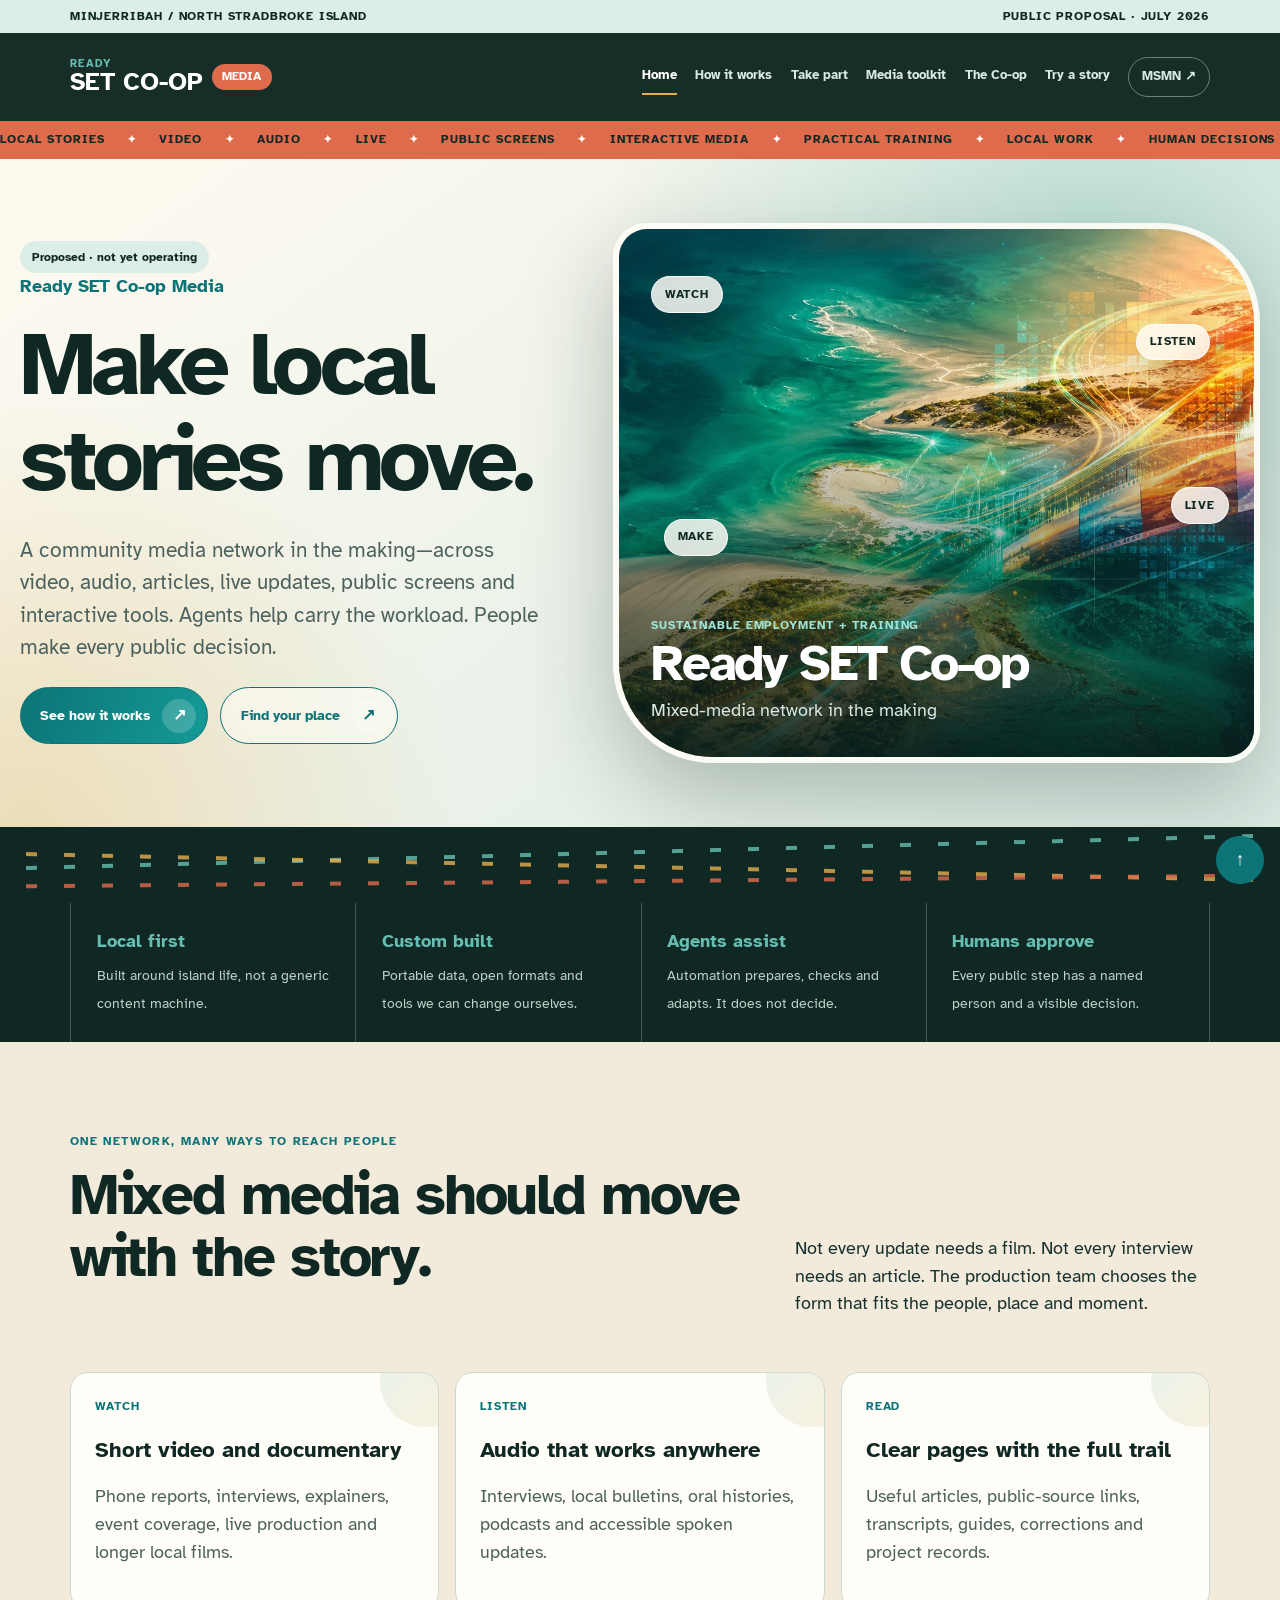
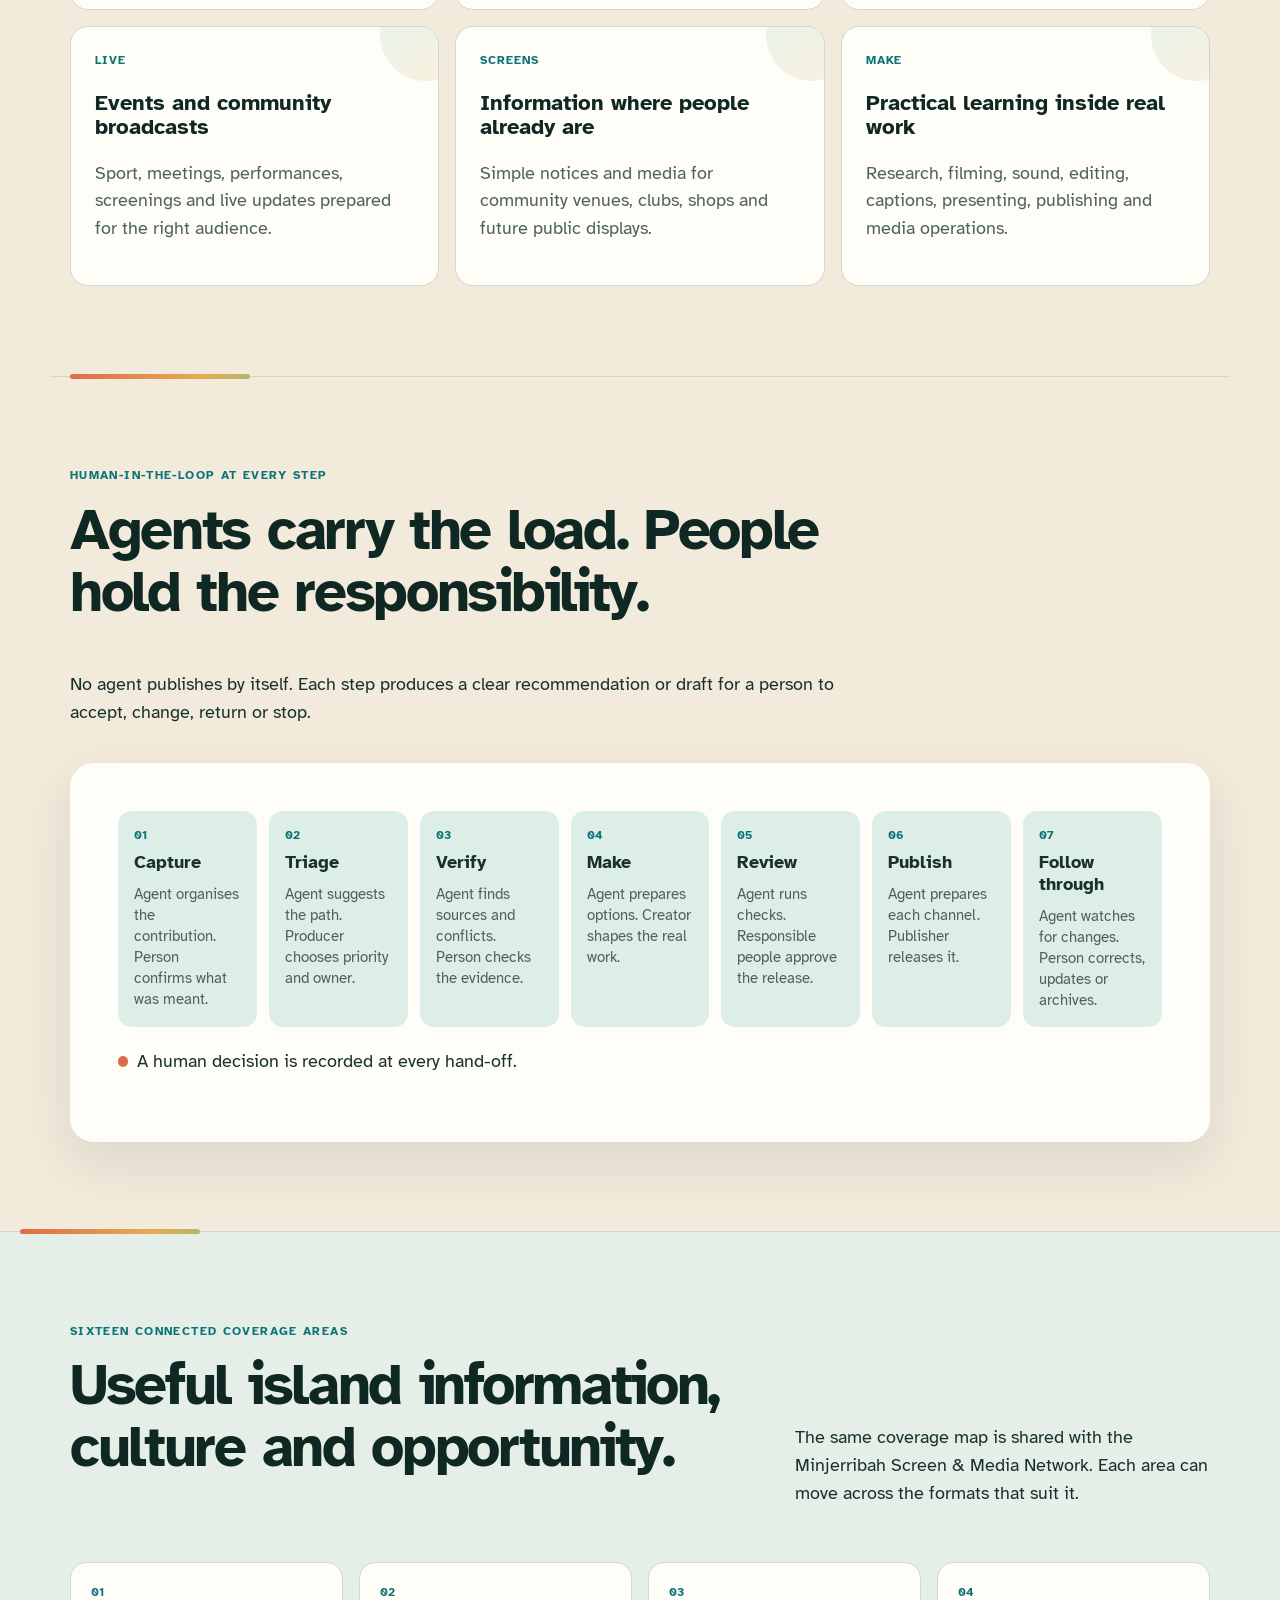
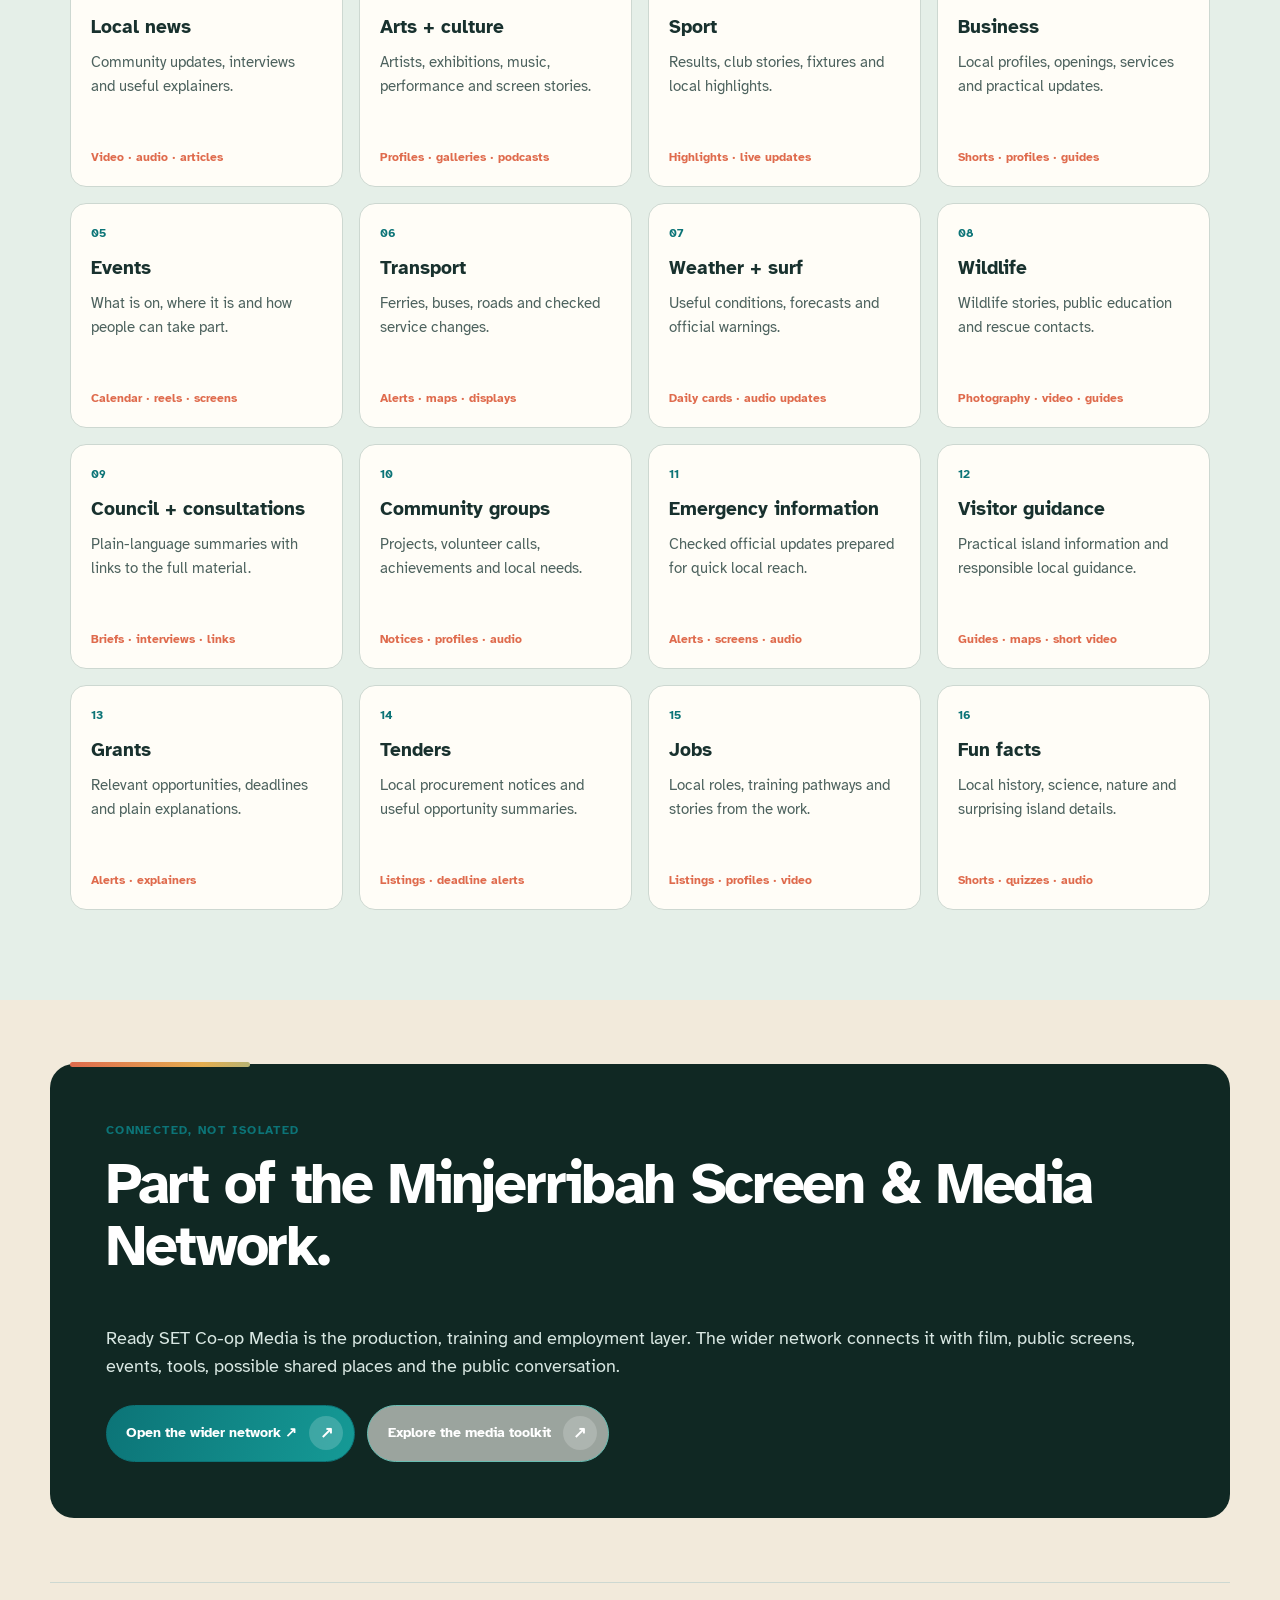
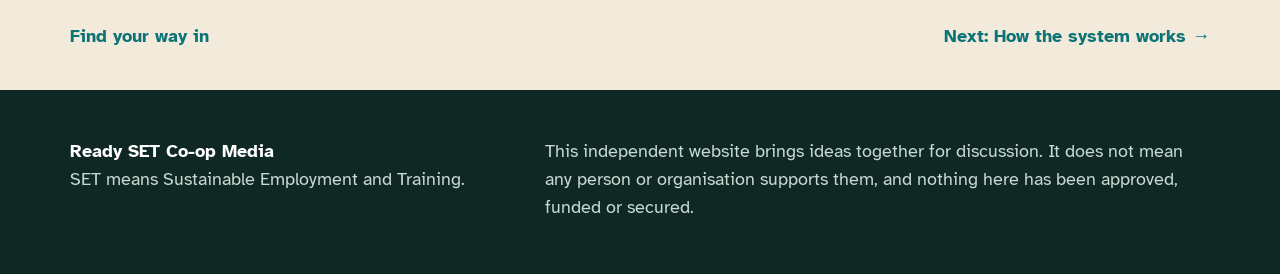
<file: index.html>
<!doctype html>
<html lang="en-AU">
  <head>
    <meta charset="utf-8">
    <meta name="viewport" content="width=device-width, initial-scale=1">
    <meta name="description" content="Ready SET Co-op Media is a proposal for a local-first, mixed-media production network with human-led agentic automation on Minjerribah / North Stradbroke Island.">
    <meta property="og:title" content="Ready SET Co-op Media">
    <meta property="og:description" content="Local stories, mixed media and practical skills—made with people, supported by agents and approved by humans.">
    <meta property="og:type" content="website">
    <meta property="og:url" content="https://auraofintelligence.github.io/ready-set-co-op-hyperlocal-media/">
    <meta property="og:image" content="https://auraofintelligence.github.io/ready-set-co-op-hyperlocal-media/assets/ready-set-co-op-social.jpg">
    <meta property="og:image:alt" content="Ready SET Co-op Media — Make local stories move">
    <meta property="og:image:width" content="1728">
    <meta property="og:image:height" content="910">
    <meta name="twitter:card" content="summary_large_image">
    <title>Ready SET Co-op Media | Local-first mixed media</title>
    <link rel="preconnect" href="https://fonts.googleapis.com">
    <link rel="preconnect" href="https://fonts.gstatic.com" crossorigin>
    <link href="https://fonts.googleapis.com/css2?family=Atkinson+Hyperlegible:wght@400;700&display=swap" rel="stylesheet">
    <link rel="stylesheet" href="styles.css?v=20260724-6">
    <link rel="icon" href="assets/favicon.ico" sizes="any">
  </head>
  <body id="top">
    <a class="skip-link" href="#main">Skip to the main content</a>
    <header class="site-header">
      <div class="edition-bar"><span>Minjerribah / North Stradbroke Island</span><span>Public proposal · July 2026</span></div>
      <nav class="nav" aria-label="Main navigation">
        <a class="brand-mark" href="index.html" aria-label="Ready SET Co-op Media home"><span>READY</span><strong>SET CO-OP</strong><em>MEDIA</em></a>
        <div class="nav-links">
          <a aria-current="page" href="index.html">Home</a>
          <a href="hyperlocal-media.html">How it works</a>
          <a href="onboarding.html">Take part</a>
          <a href="connections.html">Media toolkit</a>
          <a href="ready-set-co-op.html">The Co-op</a>
          <a href="demo.html">Try a story</a>
          <a class="nav-external" href="https://auraofintelligence.github.io/minjerribah-screen-media-network/" target="_blank" rel="noopener noreferrer">MSMN ↗</a>
        </div>
      </nav>
    </header>

    <div class="signal-ticker" aria-label="Ready SET Co-op Media formats and opportunities">
      <div class="ticker-track">
        <span>Local stories</span><span>Video</span><span>Audio</span><span>Live</span><span>Public screens</span><span>Interactive media</span><span>Practical training</span><span>Local work</span><span>Human decisions</span>
        <span aria-hidden="true">Local stories</span><span aria-hidden="true">Video</span><span aria-hidden="true">Audio</span><span aria-hidden="true">Live</span><span aria-hidden="true">Public screens</span><span aria-hidden="true">Interactive media</span><span aria-hidden="true">Practical training</span><span aria-hidden="true">Local work</span><span aria-hidden="true">Human decisions</span>
      </div>
    </div>

    <main id="main">
      <section class="island-hero">
        <div class="island-hero-inner">
          <div class="hero-copy">
            <span class="status-pill">Proposed · not yet operating</span>
            <p class="hero-kicker">Ready SET Co-op Media</p>
            <h1>Make local stories move.</h1>
            <p class="hero-lede">A community media network in the making—across video, audio, articles, live updates, public screens and interactive tools. Agents help carry the workload. People make every public decision.</p>
            <div class="button-row">
              <a class="button primary" href="hyperlocal-media.html">See how it works</a>
              <a class="button secondary" href="onboarding.html">Find your place</a>
            </div>
          </div>
          <div class="hero-visual">
            <img src="assets/ready-set-co-op-signal-coast.webp" alt="Abstract coastal media landscape with waves, film frames, sound and light signals">
            <div class="visual-brand">
              <small>Sustainable Employment + Training</small>
              <strong>Ready SET Co-op</strong>
              <span>Mixed-media network in the making</span>
            </div>
            <span class="media-chip chip-watch">Watch</span>
            <span class="media-chip chip-listen">Listen</span>
            <span class="media-chip chip-live">Live</span>
            <span class="media-chip chip-make">Make</span>
          </div>
        </div>
      </section>

      <div class="signal-divider" aria-hidden="true"><span></span><span></span><span></span></div>

      <section class="principle-strip" aria-label="System principles">
        <div class="principle-grid">
          <article><strong>Local first</strong><span>Built around island life, not a generic content machine.</span></article>
          <article><strong>Custom built</strong><span>Portable data, open formats and tools we can change ourselves.</span></article>
          <article><strong>Agents assist</strong><span>Automation prepares, checks and adapts. It does not decide.</span></article>
          <article><strong>Humans approve</strong><span>Every public step has a named person and a visible decision.</span></article>
        </div>
      </section>

      <section class="section" aria-labelledby="formats-title">
        <div class="section-heading split-heading">
          <div>
            <p class="eyebrow">One network, many ways to reach people</p>
            <h2 id="formats-title">Mixed media should move with the story.</h2>
          </div>
          <p>Not every update needs a film. Not every interview needs an article. The production team chooses the form that fits the people, place and moment.</p>
        </div>
        <div class="format-grid">
          <article class="format-card"><span>Watch</span><h3>Short video and documentary</h3><p>Phone reports, interviews, explainers, event coverage, live production and longer local films.</p></article>
          <article class="format-card"><span>Listen</span><h3>Audio that works anywhere</h3><p>Interviews, local bulletins, oral histories, podcasts and accessible spoken updates.</p></article>
          <article class="format-card"><span>Read</span><h3>Clear pages with the full trail</h3><p>Useful articles, public-source links, transcripts, guides, corrections and project records.</p></article>
          <article class="format-card"><span>Live</span><h3>Events and community broadcasts</h3><p>Sport, meetings, performances, screenings and live updates prepared for the right audience.</p></article>
          <article class="format-card"><span>Screens</span><h3>Information where people already are</h3><p>Simple notices and media for community venues, clubs, shops and future public displays.</p></article>
          <article class="format-card"><span>Make</span><h3>Practical learning inside real work</h3><p>Research, filming, sound, editing, captions, presenting, publishing and media operations.</p></article>
        </div>
      </section>

      <section class="section" aria-labelledby="loop-title">
        <div class="section-heading">
          <p class="eyebrow">Human-in-the-loop at every step</p>
          <h2 id="loop-title">Agents carry the load. People hold the responsibility.</h2>
          <p>No agent publishes by itself. Each step produces a clear recommendation or draft for a person to accept, change, return or stop.</p>
        </div>
        <div class="human-loop">
          <div class="loop-track">
            <article class="loop-step"><span>01</span><strong>Capture</strong><small>Agent organises the contribution. Person confirms what was meant.</small></article>
            <article class="loop-step"><span>02</span><strong>Triage</strong><small>Agent suggests the path. Producer chooses priority and owner.</small></article>
            <article class="loop-step"><span>03</span><strong>Verify</strong><small>Agent finds sources and conflicts. Person checks the evidence.</small></article>
            <article class="loop-step"><span>04</span><strong>Make</strong><small>Agent prepares options. Creator shapes the real work.</small></article>
            <article class="loop-step"><span>05</span><strong>Review</strong><small>Agent runs checks. Responsible people approve the release.</small></article>
            <article class="loop-step"><span>06</span><strong>Publish</strong><small>Agent prepares each channel. Publisher releases it.</small></article>
            <article class="loop-step"><span>07</span><strong>Follow through</strong><small>Agent watches for changes. Person corrects, updates or archives.</small></article>
          </div>
          <p class="human-key">A human decision is recorded at every hand-off.</p>
        </div>
      </section>

      <section class="section desk-sections" aria-labelledby="coverage-title">
        <div class="section-heading split-heading">
          <div>
            <p class="eyebrow">Sixteen connected coverage areas</p>
            <h2 id="coverage-title">Useful island information, culture and opportunity.</h2>
          </div>
          <p>The same coverage map is shared with the Minjerribah Screen &amp; Media Network. Each area can move across the formats that suit it.</p>
        </div>
        <div class="desk-grid">
          <article><span>01</span><strong>Local news</strong><p>Community updates, interviews and useful explainers.</p><em>Video · audio · articles</em></article>
          <article><span>02</span><strong>Arts + culture</strong><p>Artists, exhibitions, music, performance and screen stories.</p><em>Profiles · galleries · podcasts</em></article>
          <article><span>03</span><strong>Sport</strong><p>Results, club stories, fixtures and local highlights.</p><em>Highlights · live updates</em></article>
          <article><span>04</span><strong>Business</strong><p>Local profiles, openings, services and practical updates.</p><em>Shorts · profiles · guides</em></article>
          <article><span>05</span><strong>Events</strong><p>What is on, where it is and how people can take part.</p><em>Calendar · reels · screens</em></article>
          <article><span>06</span><strong>Transport</strong><p>Ferries, buses, roads and checked service changes.</p><em>Alerts · maps · displays</em></article>
          <article><span>07</span><strong>Weather + surf</strong><p>Useful conditions, forecasts and official warnings.</p><em>Daily cards · audio updates</em></article>
          <article><span>08</span><strong>Wildlife</strong><p>Wildlife stories, public education and rescue contacts.</p><em>Photography · video · guides</em></article>
          <article><span>09</span><strong>Council + consultations</strong><p>Plain-language summaries with links to the full material.</p><em>Briefs · interviews · links</em></article>
          <article><span>10</span><strong>Community groups</strong><p>Projects, volunteer calls, achievements and local needs.</p><em>Notices · profiles · audio</em></article>
          <article><span>11</span><strong>Emergency information</strong><p>Checked official updates prepared for quick local reach.</p><em>Alerts · screens · audio</em></article>
          <article><span>12</span><strong>Visitor guidance</strong><p>Practical island information and responsible local guidance.</p><em>Guides · maps · short video</em></article>
          <article><span>13</span><strong>Grants</strong><p>Relevant opportunities, deadlines and plain explanations.</p><em>Alerts · explainers</em></article>
          <article><span>14</span><strong>Tenders</strong><p>Local procurement notices and useful opportunity summaries.</p><em>Listings · deadline alerts</em></article>
          <article><span>15</span><strong>Jobs</strong><p>Local roles, training pathways and stories from the work.</p><em>Listings · profiles · video</em></article>
          <article><span>16</span><strong>Fun facts</strong><p>Local history, science, nature and surprising island details.</p><em>Shorts · quizzes · audio</em></article>
        </div>
      </section>

      <section class="section connected-feature" aria-labelledby="connected-title">
        <p class="eyebrow">Connected, not isolated</p>
        <h2 id="connected-title">Part of the Minjerribah Screen &amp; Media Network.</h2>
        <p>Ready SET Co-op Media is the production, training and employment layer. The wider network connects it with film, public screens, events, tools, possible shared places and the public conversation.</p>
        <div class="button-row">
          <a class="button primary" href="https://auraofintelligence.github.io/minjerribah-screen-media-network/" target="_blank" rel="noopener noreferrer">Open the wider network ↗</a>
          <a class="button secondary" href="connections.html">Explore the media toolkit</a>
        </div>
      </section>

      <nav class="route-nav" aria-label="Previous and next pages">
        <a href="onboarding.html">Find your way in</a>
        <a href="hyperlocal-media.html">Next: How the system works →</a>
      </nav>
    </main>

    <a class="back-to-top" href="#top" aria-label="Back to the top">↑</a>
    <footer class="site-footer">
      <div><strong>Ready SET Co-op Media</strong><p>SET means Sustainable Employment and Training.</p></div>
      <p>This independent website brings ideas together for discussion. It does not mean any person or organisation supports them, and nothing here has been approved, funded or secured.</p>
    </footer>
    <script src="motion.js?v=20260724-6"></script>
  </body>
</html>
</file>
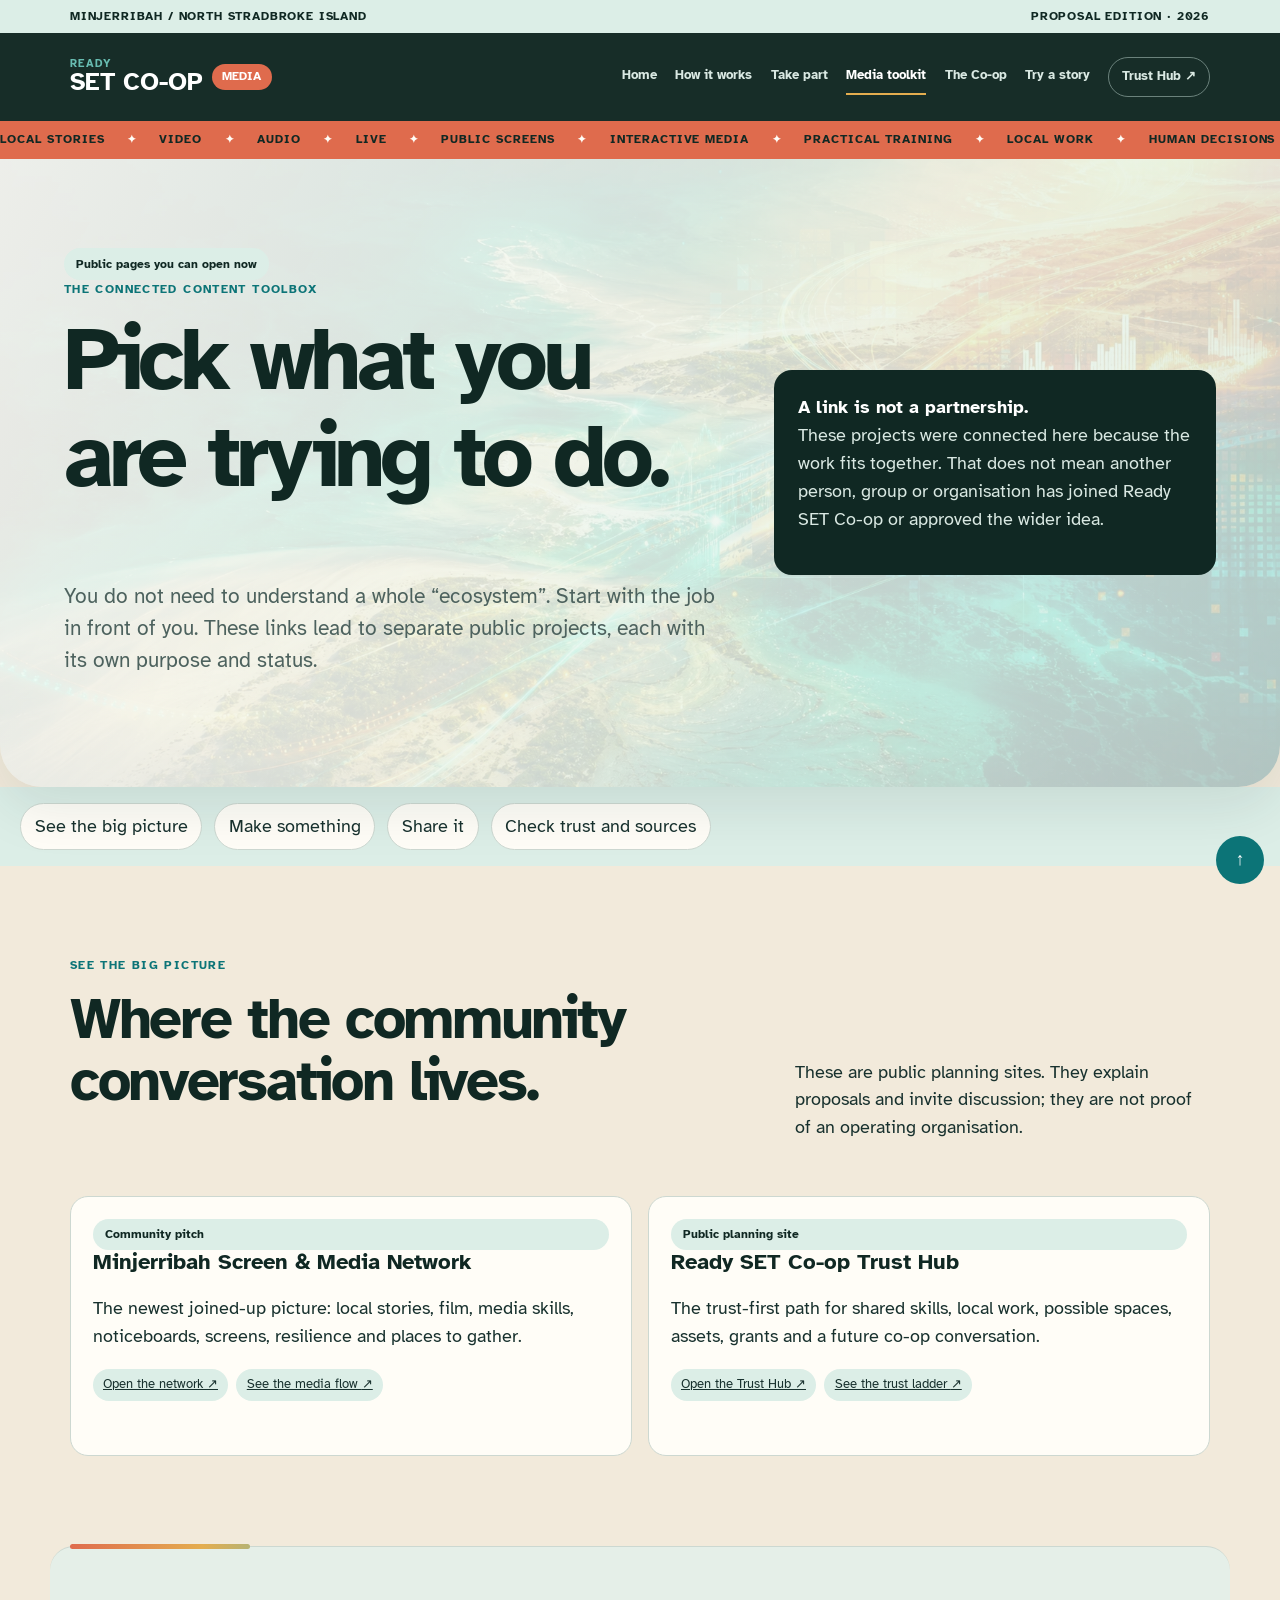
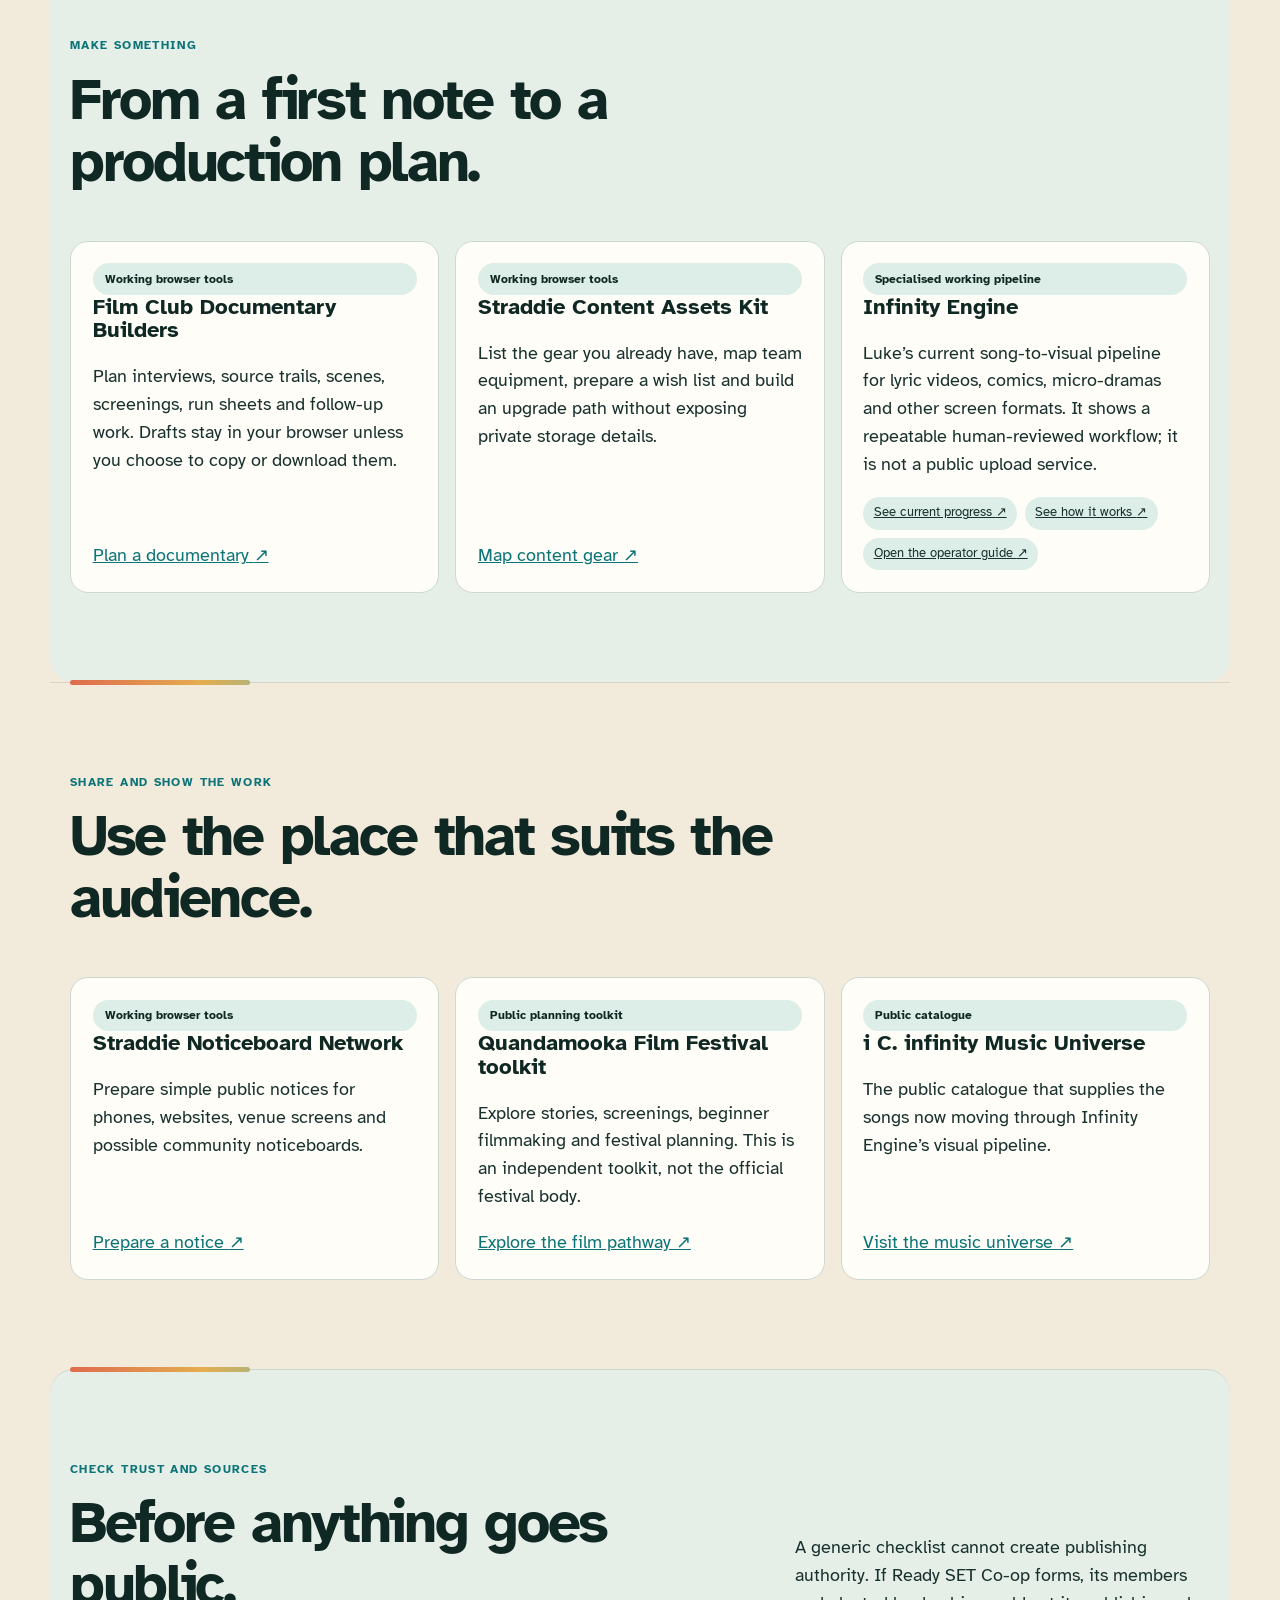
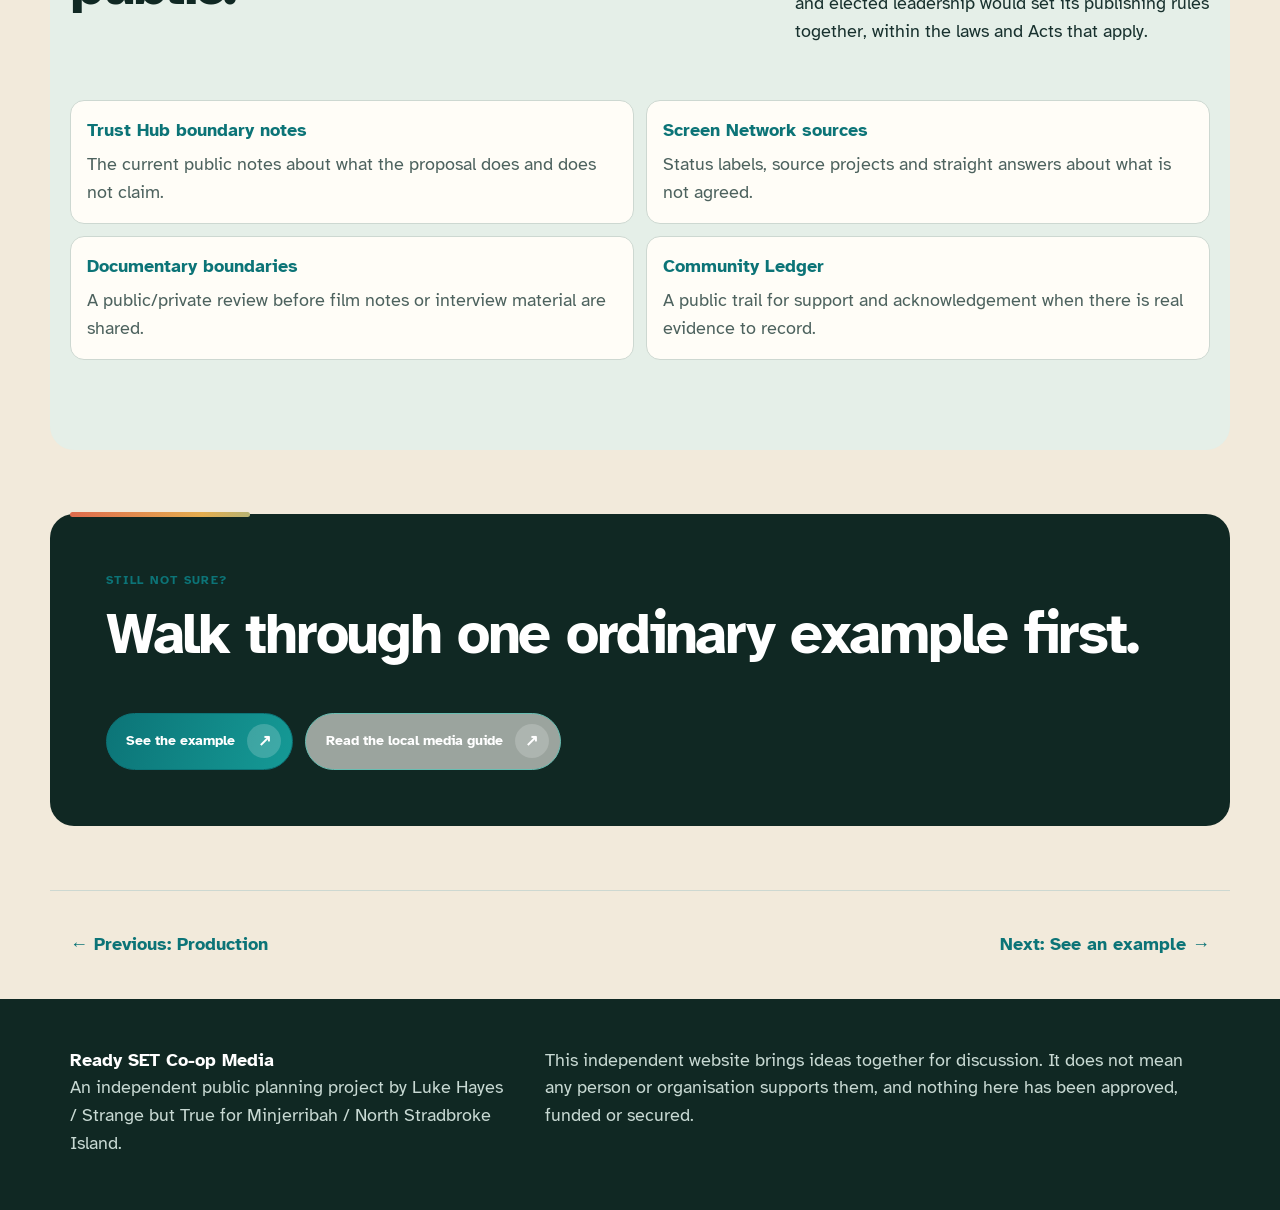
<file: connections.html>
<!doctype html>
<html lang="en-AU">
  <head>
    <meta charset="utf-8">
    <meta name="viewport" content="width=device-width, initial-scale=1">
    <meta name="description" content="Find the right public tool for local media, documentary planning, shared assets, notices, screen projects and content-making.">
    <title>Media tools | Ready SET Co-op Media</title>
    <link rel="preconnect" href="https://fonts.googleapis.com">
    <link rel="preconnect" href="https://fonts.gstatic.com" crossorigin>
    <link href="https://fonts.googleapis.com/css2?family=Atkinson+Hyperlegible:wght@400;700&display=swap" rel="stylesheet">
    <link rel="stylesheet" href="styles.css?v=20260724-6">
    <link rel="icon" href="assets/favicon.svg" type="image/svg+xml">
    <link rel="shortcut icon" href="assets/favicon.ico" type="image/x-icon">
  </head>
  <body id="top">
    <a class="skip-link" href="#main">Skip to the main story</a>
    <header class="site-header">
      <div class="edition-bar"><span>Minjerribah / North Stradbroke Island</span><span>Proposal edition · 2026</span></div>
      <nav class="nav" aria-label="Main navigation">
        <a class="brand-mark" href="index.html" aria-label="Ready SET Co-op Media home"><span>READY</span><strong>SET CO-OP</strong><em>MEDIA</em></a>
        <div class="nav-links">
          <a href="index.html">Home</a>
          <a href="hyperlocal-media.html">How it works</a>
          <a href="onboarding.html">Take part</a>
          <a aria-current="page" href="connections.html">Media toolkit</a>
          <a href="ready-set-co-op.html">The Co-op</a>
          <a href="demo.html">Try a story</a>
          <a class="nav-external" href="https://auraofintelligence.github.io/ready-set-co-op-trust-hub/" target="_blank" rel="noopener noreferrer">Trust Hub <span aria-hidden="true">↗</span></a>
        </div>
      </nav>
    </header>

    <div class="signal-ticker" aria-label="Ready SET Co-op Media formats and opportunities">
      <div class="ticker-track">
        <span>Local stories</span><span>Video</span><span>Audio</span><span>Live</span><span>Public screens</span><span>Interactive media</span><span>Practical training</span><span>Local work</span><span>Human decisions</span>
        <span aria-hidden="true">Local stories</span><span aria-hidden="true">Video</span><span aria-hidden="true">Audio</span><span aria-hidden="true">Live</span><span aria-hidden="true">Public screens</span><span aria-hidden="true">Interactive media</span><span aria-hidden="true">Practical training</span><span aria-hidden="true">Local work</span><span aria-hidden="true">Human decisions</span>
      </div>
    </div>

    <main id="main">
      <section class="page-hero tools-hero">
        <div>
          <span class="status-pill active">Public pages you can open now</span>
          <p class="eyebrow">The connected content toolbox</p>
          <h1>Pick what you are trying to do.</h1>
          <p class="hero-lede">You do not need to understand a whole “ecosystem”. Start with the job in front of you. These links lead to separate public projects, each with its own purpose and status.</p>
        </div>
        <aside class="plain-box">
          <strong>A link is not a partnership.</strong>
          <p>These projects were connected here because the work fits together. That does not mean another person, group or organisation has joined Ready SET Co-op or approved the wider idea.</p>
        </aside>
      </section>

      <section class="tool-jump" aria-label="Jump to a group of tools">
        <a href="#big-picture">See the big picture</a>
        <a href="#make">Make something</a>
        <a href="#share">Share it</a>
        <a href="#trust">Check trust and sources</a>
      </section>

      <section class="section tool-group" id="big-picture" aria-labelledby="big-picture-title">
        <div class="section-heading split-heading">
          <div>
            <p class="eyebrow">See the big picture</p>
            <h2 id="big-picture-title">Where the community conversation lives.</h2>
          </div>
          <p>These are public planning sites. They explain proposals and invite discussion; they are not proof of an operating organisation.</p>
        </div>
        <div class="tool-grid two-up">
          <article class="tool-card featured">
            <span class="status-pill planning">Community pitch</span>
            <h3>Minjerribah Screen &amp; Media Network</h3>
            <p>The newest joined-up picture: local stories, film, media skills, noticeboards, screens, resilience and places to gather.</p>
            <div class="card-links">
              <a href="https://auraofintelligence.github.io/minjerribah-screen-media-network/" target="_blank" rel="noopener noreferrer">Open the network <span aria-hidden="true">↗</span></a>
              <a href="https://auraofintelligence.github.io/minjerribah-screen-media-network/network/" target="_blank" rel="noopener noreferrer">See the media flow <span aria-hidden="true">↗</span></a>
            </div>
          </article>
          <article class="tool-card">
            <span class="status-pill planning">Public planning site</span>
            <h3>Ready SET Co-op Trust Hub</h3>
            <p>The trust-first path for shared skills, local work, possible spaces, assets, grants and a future co-op conversation.</p>
            <div class="card-links">
              <a href="https://auraofintelligence.github.io/ready-set-co-op-trust-hub/" target="_blank" rel="noopener noreferrer">Open the Trust Hub <span aria-hidden="true">↗</span></a>
              <a href="https://auraofintelligence.github.io/ready-set-co-op-trust-hub/trust-ladder.html" target="_blank" rel="noopener noreferrer">See the trust ladder <span aria-hidden="true">↗</span></a>
            </div>
          </article>
        </div>
      </section>

      <section class="section tool-group alternate" id="make" aria-labelledby="make-title">
        <div class="section-heading">
          <p class="eyebrow">Make something</p>
          <h2 id="make-title">From a first note to a production plan.</h2>
        </div>
        <div class="tool-grid">
          <article class="tool-card">
            <span class="status-pill working">Working browser tools</span>
            <h3>Film Club Documentary Builders</h3>
            <p>Plan interviews, source trails, scenes, screenings, run sheets and follow-up work. Drafts stay in your browser unless you choose to copy or download them.</p>
            <a class="card-action" href="https://auraofintelligence.github.io/film-club-documentary-builders/" target="_blank" rel="noopener noreferrer">Plan a documentary <span aria-hidden="true">↗</span></a>
          </article>
          <article class="tool-card">
            <span class="status-pill working">Working browser tools</span>
            <h3>Straddie Content Assets Kit</h3>
            <p>List the gear you already have, map team equipment, prepare a wish list and build an upgrade path without exposing private storage details.</p>
            <a class="card-action" href="https://auraofintelligence.github.io/straddie-content-assets-kit/" target="_blank" rel="noopener noreferrer">Map content gear <span aria-hidden="true">↗</span></a>
          </article>
          <article class="tool-card">
            <span class="status-pill specialised">Specialised working pipeline</span>
            <h3>Infinity Engine</h3>
            <p>Luke’s current song-to-visual pipeline for lyric videos, comics, micro-dramas and other screen formats. It shows a repeatable human-reviewed workflow; it is not a public upload service.</p>
            <div class="card-links">
              <a href="https://auraofintelligence.github.io/infinity-engine/" target="_blank" rel="noopener noreferrer">See current progress <span aria-hidden="true">↗</span></a>
              <a href="https://auraofintelligence.github.io/infinity-engine/pipeline.html" target="_blank" rel="noopener noreferrer">See how it works <span aria-hidden="true">↗</span></a>
              <a href="https://auraofintelligence.github.io/infinity-engine/workflow.html" target="_blank" rel="noopener noreferrer">Open the operator guide <span aria-hidden="true">↗</span></a>
            </div>
          </article>
        </div>
      </section>

      <section class="section tool-group" id="share" aria-labelledby="share-title">
        <div class="section-heading">
          <p class="eyebrow">Share and show the work</p>
          <h2 id="share-title">Use the place that suits the audience.</h2>
        </div>
        <div class="tool-grid">
          <article class="tool-card">
            <span class="status-pill working">Working browser tools</span>
            <h3>Straddie Noticeboard Network</h3>
            <p>Prepare simple public notices for phones, websites, venue screens and possible community noticeboards.</p>
            <a class="card-action" href="https://auraofintelligence.github.io/straddie-noticeboard-network/" target="_blank" rel="noopener noreferrer">Prepare a notice <span aria-hidden="true">↗</span></a>
          </article>
          <article class="tool-card">
            <span class="status-pill planning">Public planning toolkit</span>
            <h3>Quandamooka Film Festival toolkit</h3>
            <p>Explore stories, screenings, beginner filmmaking and festival planning. This is an independent toolkit, not the official festival body.</p>
            <a class="card-action" href="https://auraofintelligence.github.io/quandamooka-film-festival/" target="_blank" rel="noopener noreferrer">Explore the film pathway <span aria-hidden="true">↗</span></a>
          </article>
          <article class="tool-card">
            <span class="status-pill active">Public catalogue</span>
            <h3>i C. infinity Music Universe</h3>
            <p>The public catalogue that supplies the songs now moving through Infinity Engine’s visual pipeline.</p>
            <a class="card-action" href="https://auraofintelligence.github.io/i-C-infinity-music-universe/" target="_blank" rel="noopener noreferrer">Visit the music universe <span aria-hidden="true">↗</span></a>
          </article>
        </div>
      </section>

      <section class="section tool-group alternate" id="trust" aria-labelledby="trust-tools-title">
        <div class="section-heading split-heading">
          <div>
            <p class="eyebrow">Check trust and sources</p>
            <h2 id="trust-tools-title">Before anything goes public.</h2>
          </div>
          <p>A generic checklist cannot create publishing authority. If Ready SET Co-op forms, its members and elected leadership would set its publishing rules together, within the laws and Acts that apply.</p>
        </div>
        <div class="source-links">
          <a href="https://auraofintelligence.github.io/ready-set-co-op-trust-hub/boundaries.html" target="_blank" rel="noopener noreferrer"><strong>Trust Hub boundary notes</strong><span>The current public notes about what the proposal does and does not claim.</span></a>
          <a href="https://auraofintelligence.github.io/minjerribah-screen-media-network/sources/" target="_blank" rel="noopener noreferrer"><strong>Screen Network sources</strong><span>Status labels, source projects and straight answers about what is not agreed.</span></a>
          <a href="https://auraofintelligence.github.io/film-club-documentary-builders/boundaries.html" target="_blank" rel="noopener noreferrer"><strong>Documentary boundaries</strong><span>A public/private review before film notes or interview material are shared.</span></a>
          <a href="https://auraofintelligence.github.io/strange-but-true/community-ledger.html" target="_blank" rel="noopener noreferrer"><strong>Community Ledger</strong><span>A public trail for support and acknowledgement when there is real evidence to record.</span></a>
        </div>
      </section>

      <section class="section next-step" aria-labelledby="tool-next-title">
        <p class="eyebrow">Still not sure?</p>
        <h2 id="tool-next-title">Walk through one ordinary example first.</h2>
        <div class="button-row">
          <a class="button primary" href="demo.html">See the example</a>
          <a class="button secondary" href="hyperlocal-media.html">Read the local media guide</a>
        </div>
      </section>

      <nav class="route-nav" aria-label="Previous and next pages">
        <a href="hyperlocal-media.html"><span aria-hidden="true">←</span> Previous: Production</a>
        <a href="demo.html">Next: See an example <span aria-hidden="true">→</span></a>
      </nav>
    </main>

    <a class="back-to-top" href="#top" aria-label="Back to the top">↑</a>
    <footer class="site-footer">
      <div>
        <strong>Ready SET Co-op Media</strong>
        <p>An independent public planning project by Luke Hayes / Strange but True for Minjerribah / North Stradbroke Island.</p>
      </div>
      <p class="footer-note">This independent website brings ideas together for discussion. It does not mean any person or organisation supports them, and nothing here has been approved, funded or secured.</p>
    </footer>
    <script src="motion.js?v=20260724-6"></script>
  </body>
</html>
</file>
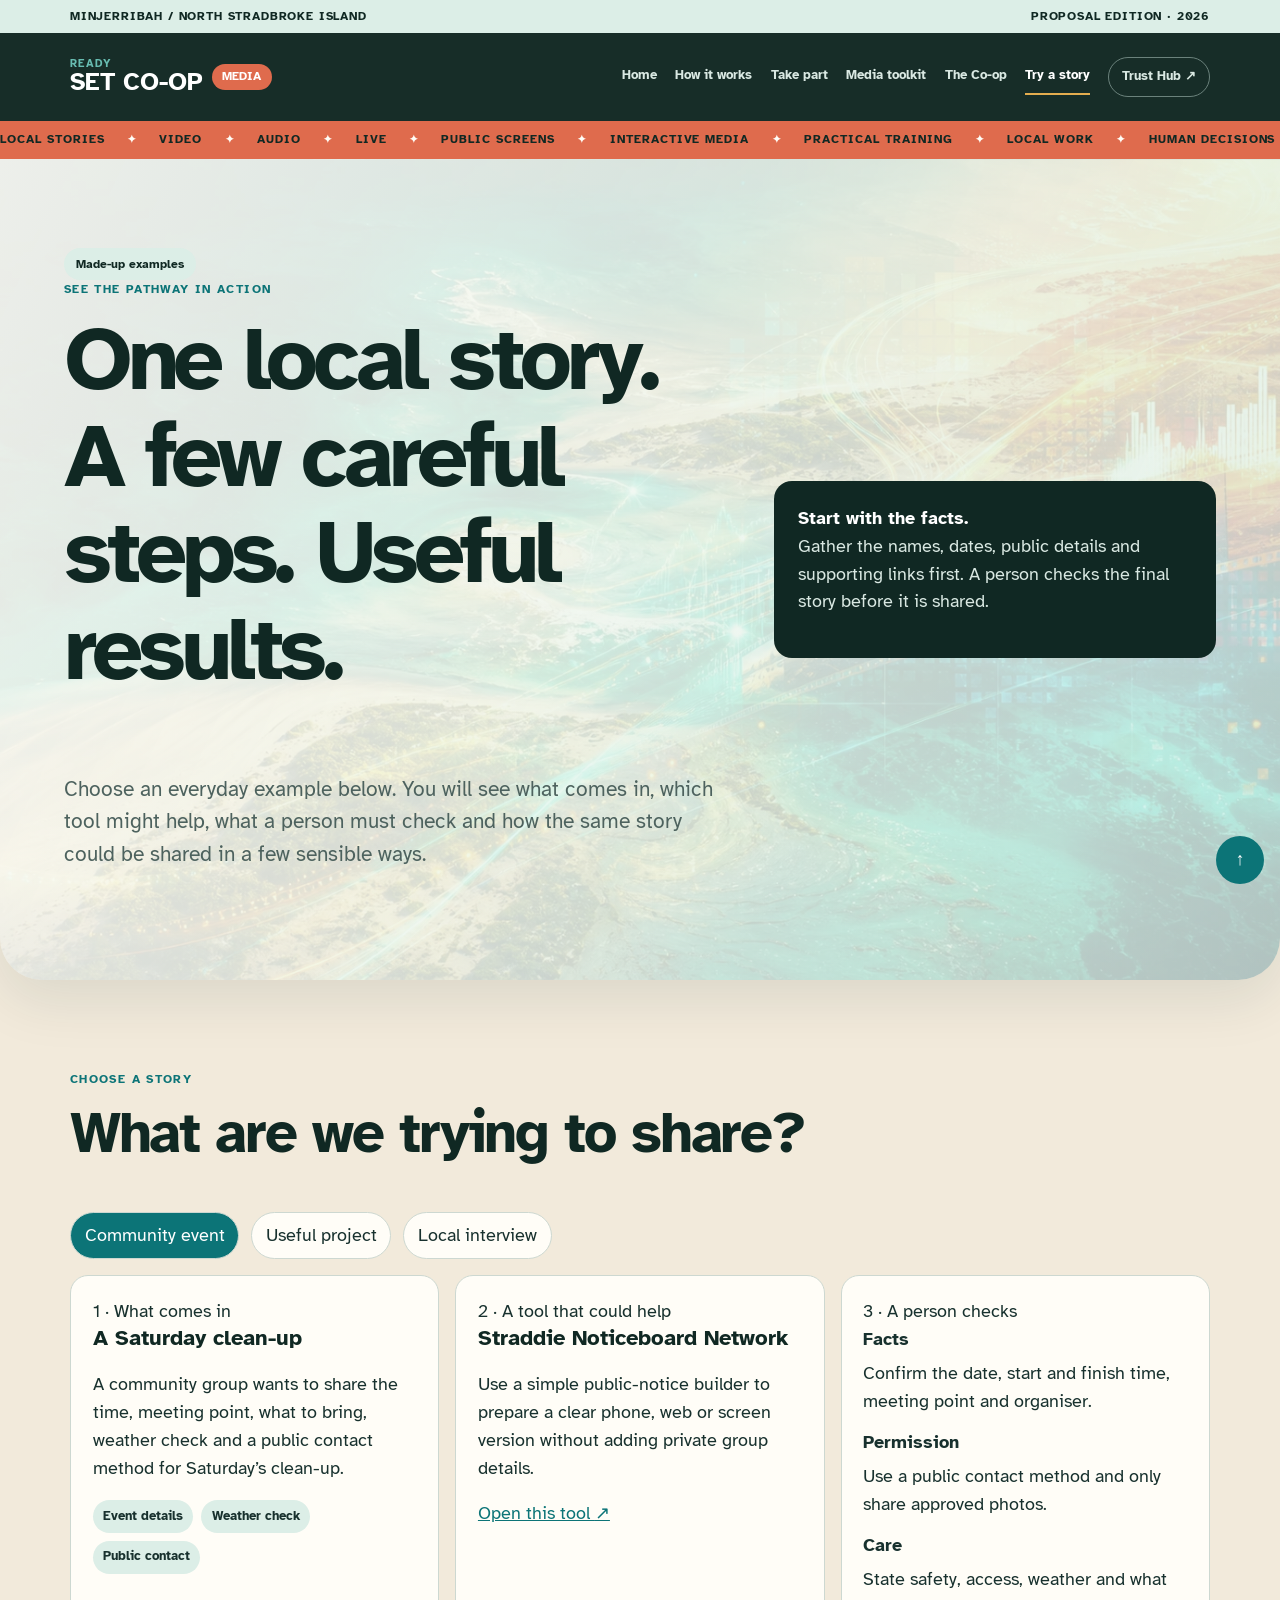
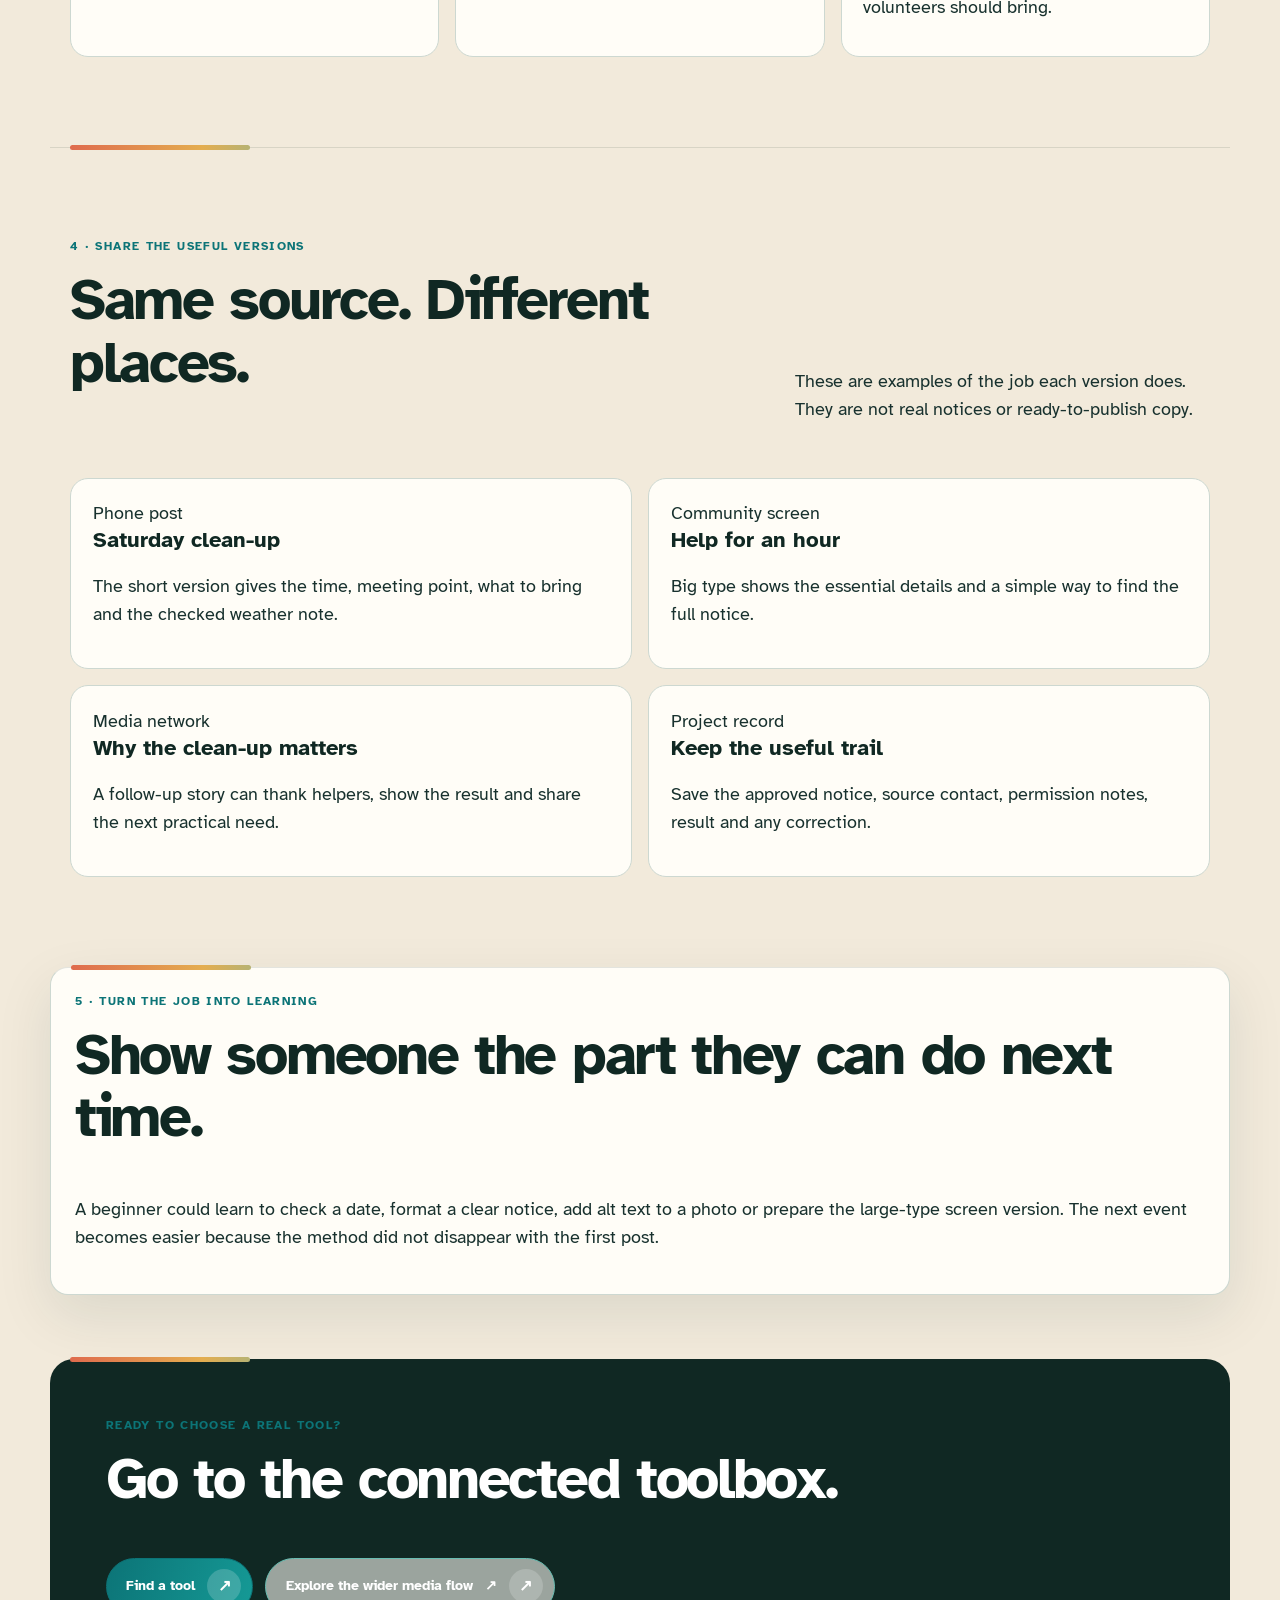
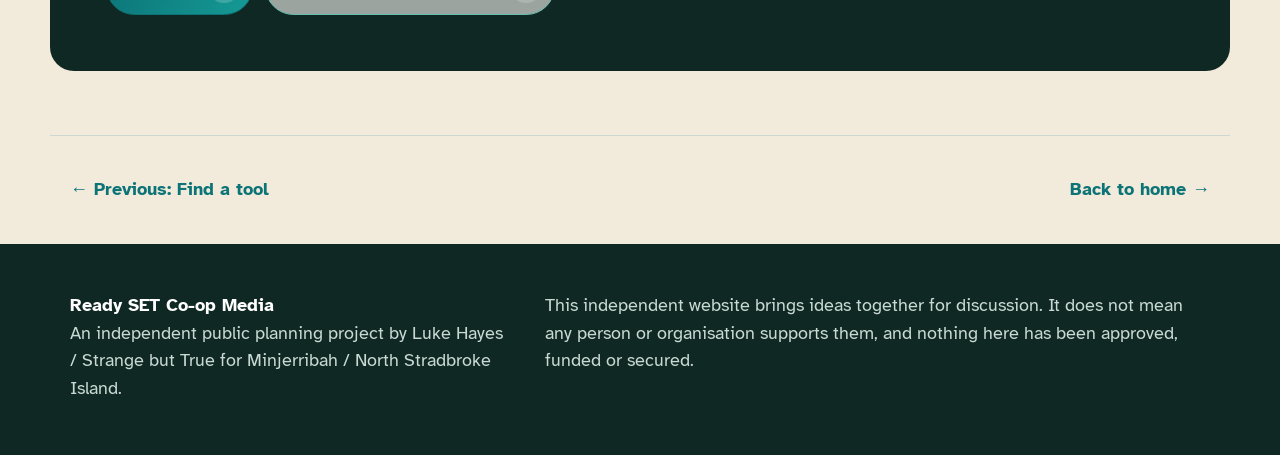
<file: demo.html>
<!doctype html>
<html lang="en-AU">
  <head>
    <meta charset="utf-8">
    <meta name="viewport" content="width=device-width, initial-scale=1">
    <meta name="description" content="A simple interactive example showing how an ordinary local story can be checked, made and shared with care.">
    <title>Story demo | Ready SET Co-op Media</title>
    <link rel="preconnect" href="https://fonts.googleapis.com">
    <link rel="preconnect" href="https://fonts.gstatic.com" crossorigin>
    <link href="https://fonts.googleapis.com/css2?family=Atkinson+Hyperlegible:wght@400;700&display=swap" rel="stylesheet">
    <link rel="stylesheet" href="styles.css?v=20260724-6">
    <link rel="icon" href="assets/favicon.svg" type="image/svg+xml">
    <link rel="shortcut icon" href="assets/favicon.ico" type="image/x-icon">
  </head>
  <body id="top">
    <a class="skip-link" href="#main">Skip to the main story</a>
    <header class="site-header">
      <div class="edition-bar"><span>Minjerribah / North Stradbroke Island</span><span>Proposal edition · 2026</span></div>
      <nav class="nav" aria-label="Main navigation">
        <a class="brand-mark" href="index.html" aria-label="Ready SET Co-op Media home"><span>READY</span><strong>SET CO-OP</strong><em>MEDIA</em></a>
        <div class="nav-links">
          <a href="index.html">Home</a>
          <a href="hyperlocal-media.html">How it works</a>
          <a href="onboarding.html">Take part</a>
          <a href="connections.html">Media toolkit</a>
          <a href="ready-set-co-op.html">The Co-op</a>
          <a aria-current="page" href="demo.html">Try a story</a>
          <a class="nav-external" href="https://auraofintelligence.github.io/ready-set-co-op-trust-hub/" target="_blank" rel="noopener noreferrer">Trust Hub <span aria-hidden="true">↗</span></a>
        </div>
      </nav>
    </header>

    <div class="signal-ticker" aria-label="Ready SET Co-op Media formats and opportunities">
      <div class="ticker-track">
        <span>Local stories</span><span>Video</span><span>Audio</span><span>Live</span><span>Public screens</span><span>Interactive media</span><span>Practical training</span><span>Local work</span><span>Human decisions</span>
        <span aria-hidden="true">Local stories</span><span aria-hidden="true">Video</span><span aria-hidden="true">Audio</span><span aria-hidden="true">Live</span><span aria-hidden="true">Public screens</span><span aria-hidden="true">Interactive media</span><span aria-hidden="true">Practical training</span><span aria-hidden="true">Local work</span><span aria-hidden="true">Human decisions</span>
      </div>
    </div>

    <main id="main">
      <section class="page-hero demo-page-hero">
        <div>
          <span class="status-pill example">Made-up examples</span>
          <p class="eyebrow">See the pathway in action</p>
          <h1>One local story. A few careful steps. Useful results.</h1>
          <p class="hero-lede">Choose an everyday example below. You will see what comes in, which tool might help, what a person must check and how the same story could be shared in a few sensible ways.</p>
        </div>
        <aside class="plain-box">
          <strong>Start with the facts.</strong>
          <p>Gather the names, dates, public details and supporting links first. A person checks the final story before it is shared.</p>
        </aside>
      </section>

      <section class="section example-section" aria-labelledby="example-title">
        <div class="section-heading">
          <p class="eyebrow">Choose a story</p>
          <h2 id="example-title">What are we trying to share?</h2>
        </div>
        <div class="scenario-tabs" role="tablist" aria-label="Local story examples">
          <button class="scenario-tab is-active" id="tab-event" type="button" role="tab" aria-selected="true" aria-controls="scenario-panel" tabindex="0" data-scenario="event">Community event</button>
          <button class="scenario-tab" id="tab-project" type="button" role="tab" aria-selected="false" aria-controls="scenario-panel" tabindex="-1" data-scenario="project">Useful project</button>
          <button class="scenario-tab" id="tab-interview" type="button" role="tab" aria-selected="false" aria-controls="scenario-panel" tabindex="-1" data-scenario="interview">Local interview</button>
        </div>

        <div class="scenario-panel" id="scenario-panel" role="tabpanel" aria-labelledby="tab-event" tabindex="0">
          <article class="scenario-source">
            <span class="step-label">1 · What comes in</span>
            <h3 id="source-title">A Saturday clean-up</h3>
            <p id="source-note">A community group wants to share the time, meeting point, what to bring, weather check and a public contact method for Saturday’s clean-up.</p>
            <div class="signal-tags" id="source-tags" aria-label="Story details">
              <b>Event details</b><b>Weather check</b><b>Public contact</b>
            </div>
          </article>

          <article class="scenario-tool">
            <span class="step-label">2 · A tool that could help</span>
            <h3 id="tool-title">Straddie Noticeboard Network</h3>
            <p id="tool-note">Use a simple public-notice builder to prepare a clear phone, web or screen version without adding private group details.</p>
            <a id="tool-link" href="https://auraofintelligence.github.io/straddie-noticeboard-network/" target="_blank" rel="noopener noreferrer">Open this tool <span aria-hidden="true">↗</span></a>
          </article>

          <article class="scenario-checks">
            <span class="step-label">3 · A person checks</span>
            <div class="check-row"><strong>Facts</strong><span id="fact-check">Confirm the date, start and finish time, meeting point and organiser.</span></div>
            <div class="check-row"><strong>Permission</strong><span id="permission-check">Use a public contact method and only share approved photos.</span></div>
            <div class="check-row"><strong>Care</strong><span id="care-check">State safety, access, weather and what volunteers should bring.</span></div>
          </article>
        </div>
      </section>

      <section class="section output-section" aria-labelledby="output-title">
        <div class="section-heading split-heading">
          <div>
            <p class="eyebrow">4 · Share the useful versions</p>
            <h2 id="output-title">Same source. Different places.</h2>
          </div>
          <p>These are examples of the job each version does. They are not real notices or ready-to-publish copy.</p>
        </div>
        <div class="output-grid">
          <article class="output-card phone-output">
            <span>Phone post</span>
            <h3 id="phone-title">Saturday clean-up</h3>
            <p id="phone-copy">The short version gives the time, meeting point, what to bring and the checked weather note.</p>
          </article>
          <article class="output-card screen-output">
            <span>Community screen</span>
            <h3 id="screen-title">Help for an hour</h3>
            <p id="screen-copy">Big type shows the essential details and a simple way to find the full notice.</p>
          </article>
          <article class="output-card network-output">
            <span>Media network</span>
            <h3 id="network-output-title">Why the clean-up matters</h3>
            <p id="network-output-copy">A follow-up story can thank helpers, show the result and share the next practical need.</p>
          </article>
          <article class="output-card archive-output">
            <span>Project record</span>
            <h3 id="archive-title">Keep the useful trail</h3>
            <p id="archive-copy">Save the approved notice, source contact, permission notes, result and any correction.</p>
          </article>
        </div>
      </section>

      <section class="section learning-loop" aria-labelledby="loop-title">
        <div>
          <p class="eyebrow">5 · Turn the job into learning</p>
          <h2 id="loop-title">Show someone the part they can do next time.</h2>
        </div>
        <p id="learning-copy">A beginner could learn to check a date, format a clear notice, add alt text to a photo or prepare the large-type screen version. The next event becomes easier because the method did not disappear with the first post.</p>
      </section>

      <section class="section next-step" aria-labelledby="example-next-title">
        <p class="eyebrow">Ready to choose a real tool?</p>
        <h2 id="example-next-title">Go to the connected toolbox.</h2>
        <div class="button-row">
          <a class="button primary" href="connections.html">Find a tool</a>
          <a class="button secondary" href="https://auraofintelligence.github.io/minjerribah-screen-media-network/network/" target="_blank" rel="noopener noreferrer">Explore the wider media flow <span aria-hidden="true">↗</span></a>
        </div>
      </section>

      <nav class="route-nav" aria-label="Previous and next pages">
        <a href="connections.html"><span aria-hidden="true">←</span> Previous: Find a tool</a>
        <a href="index.html">Back to home <span aria-hidden="true">→</span></a>
      </nav>
    </main>

    <a class="back-to-top" href="#top" aria-label="Back to the top">↑</a>
    <footer class="site-footer">
      <div>
        <strong>Ready SET Co-op Media</strong>
        <p>An independent public planning project by Luke Hayes / Strange but True for Minjerribah / North Stradbroke Island.</p>
      </div>
      <p class="footer-note">This independent website brings ideas together for discussion. It does not mean any person or organisation supports them, and nothing here has been approved, funded or secured.</p>
    </footer>
    <script src="demo.js"></script>
    <script src="motion.js?v=20260724-6"></script>
  </body>
</html>
</file>
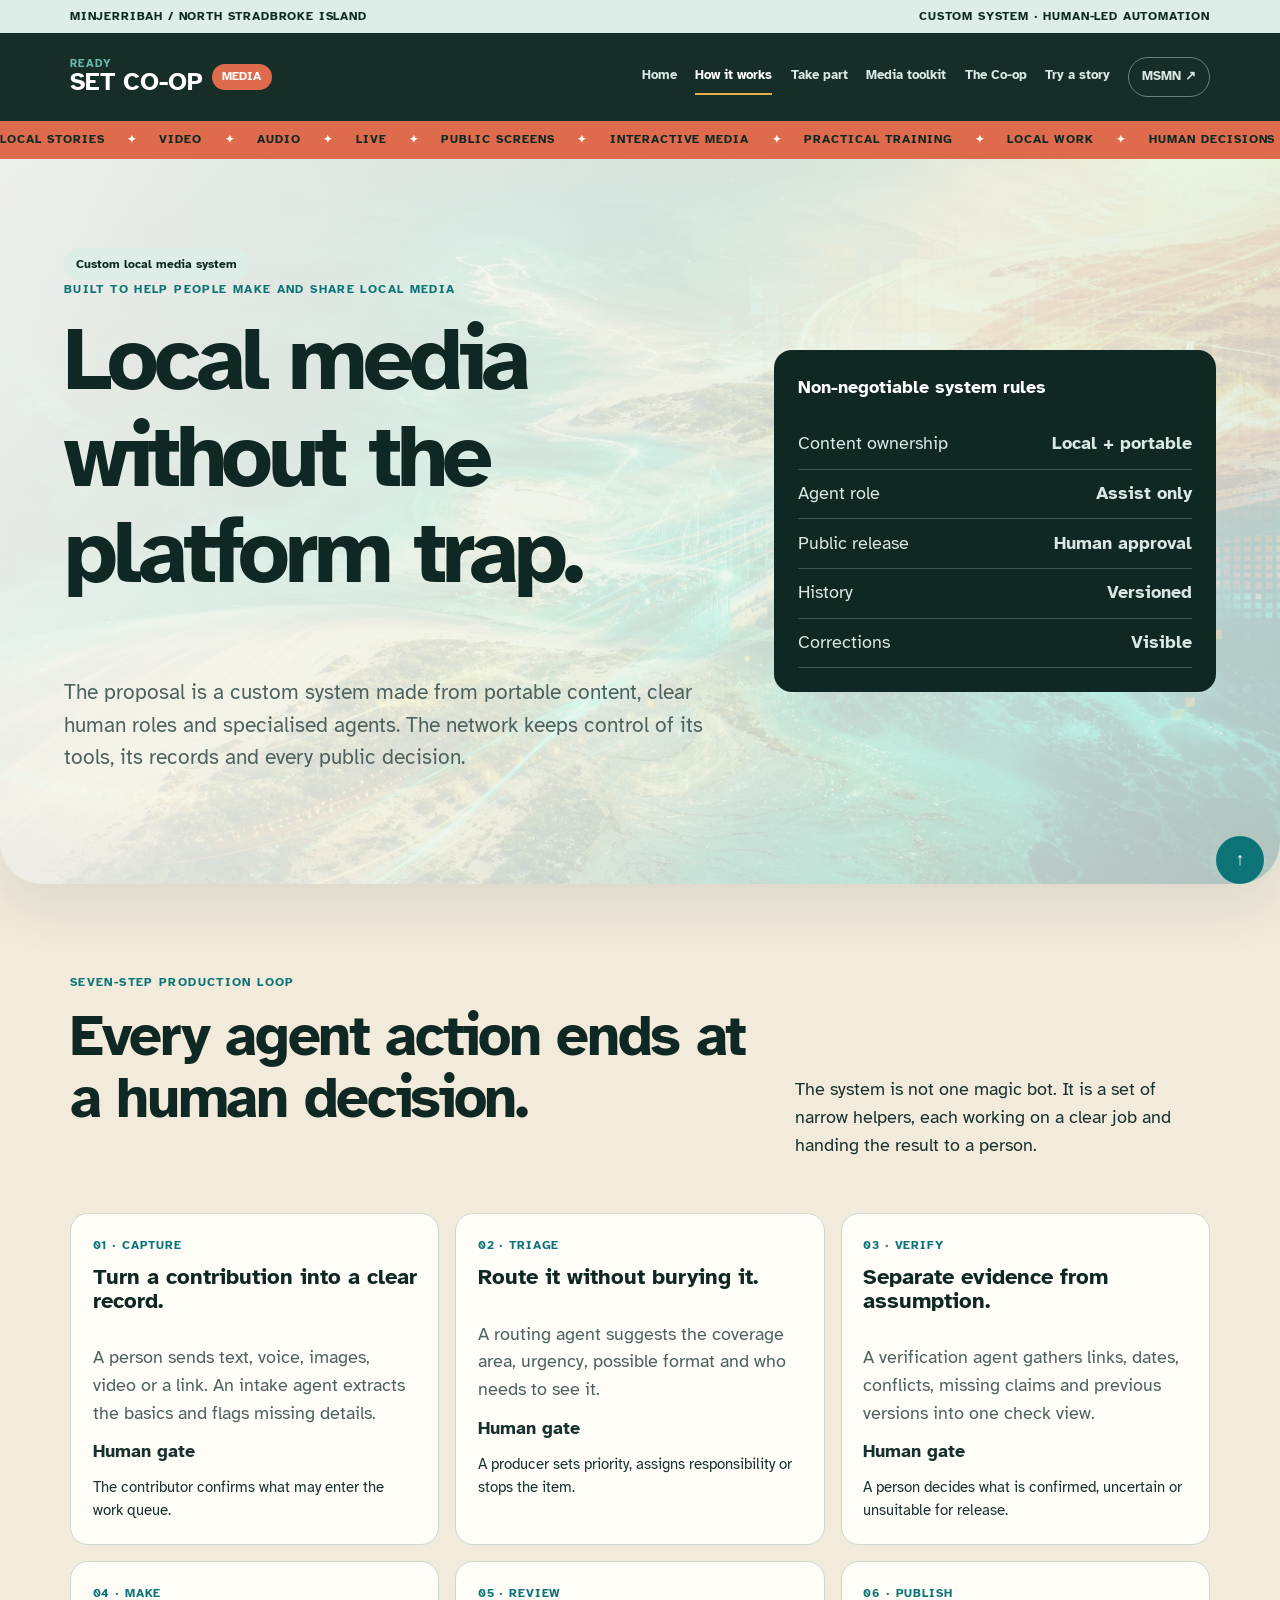
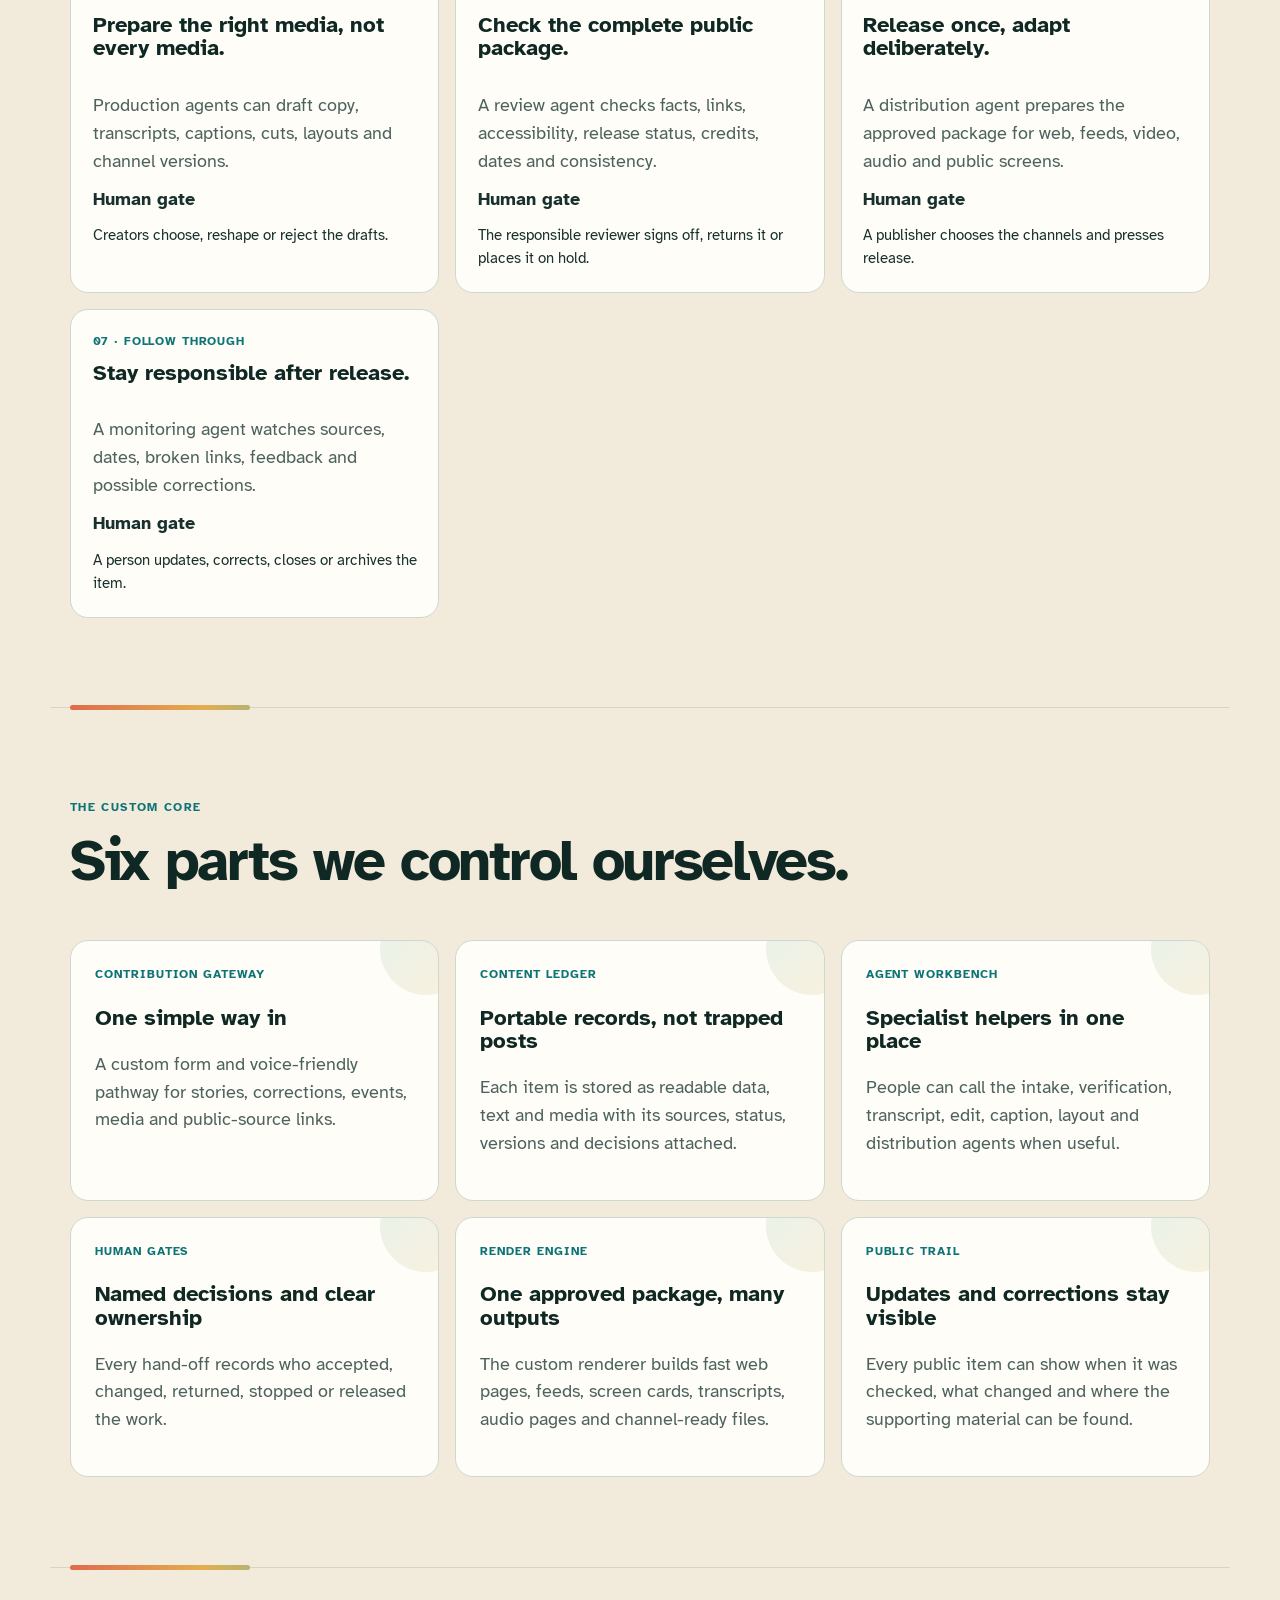
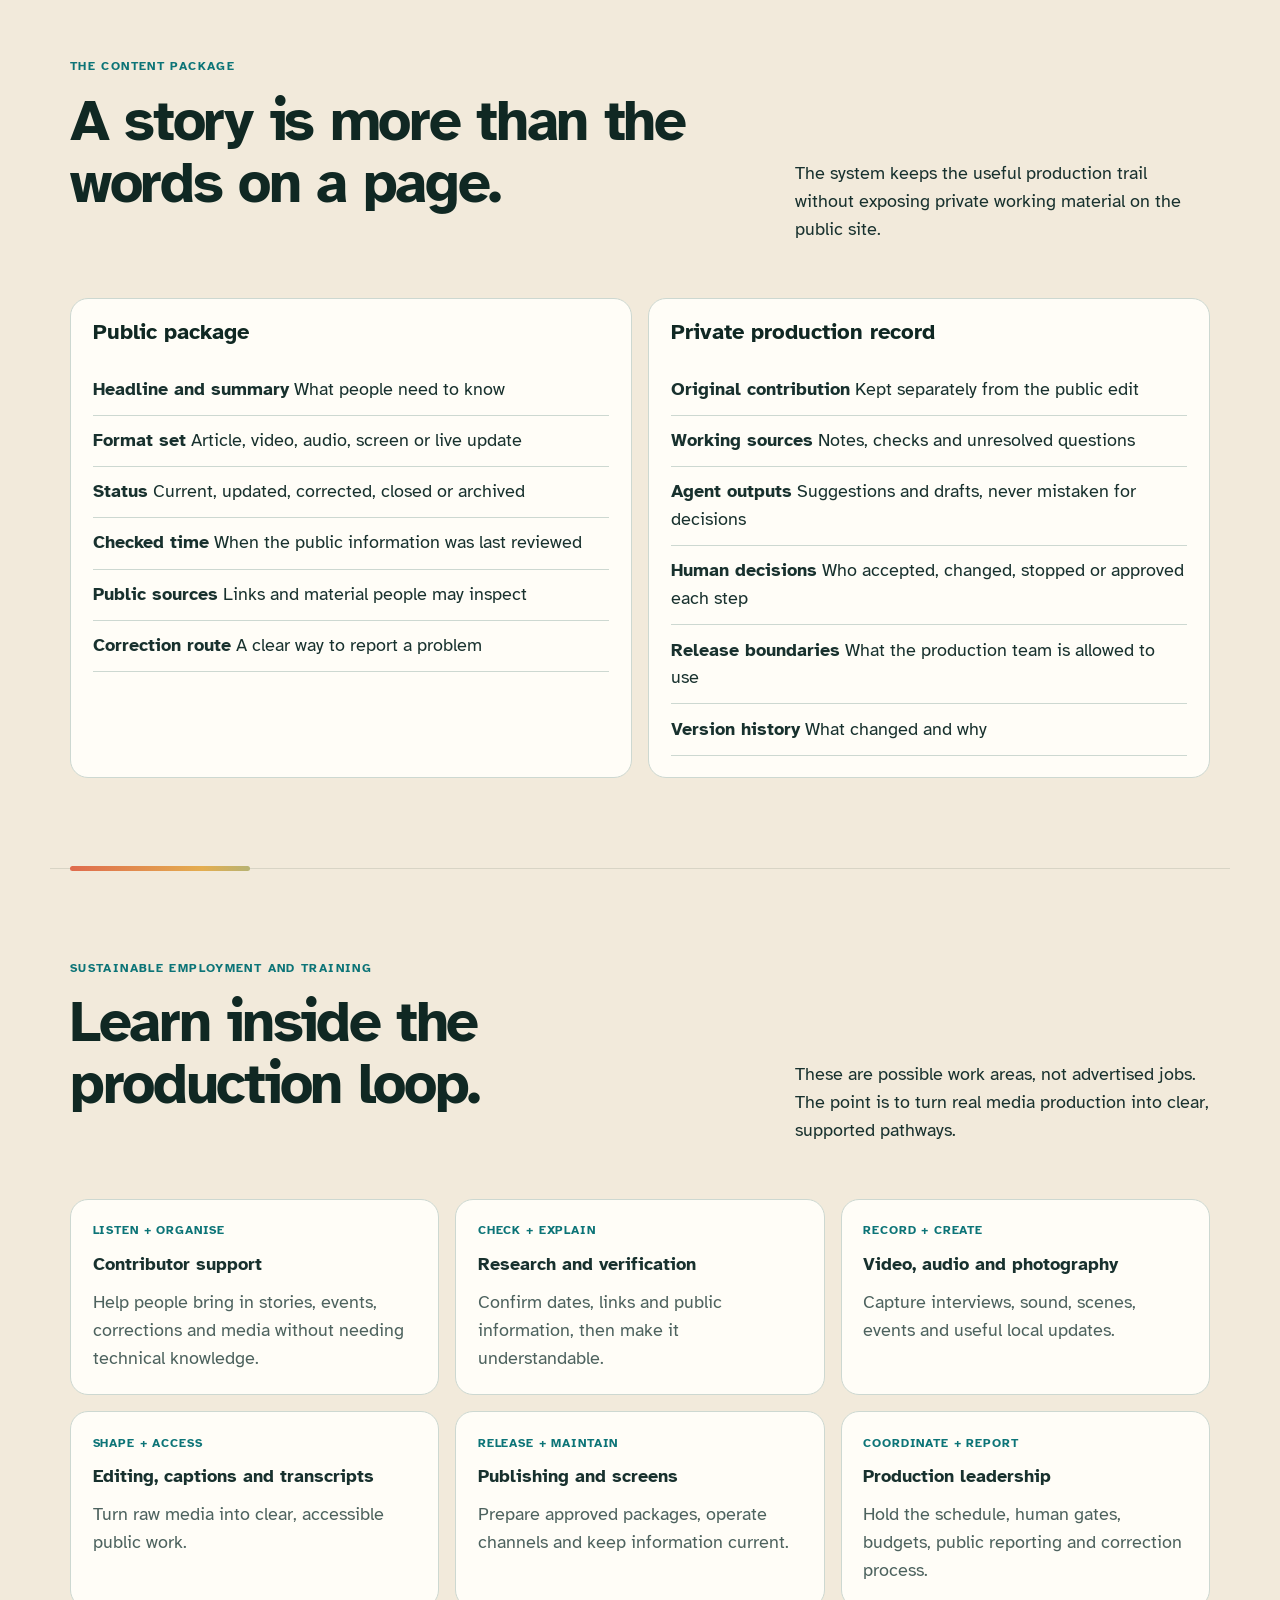
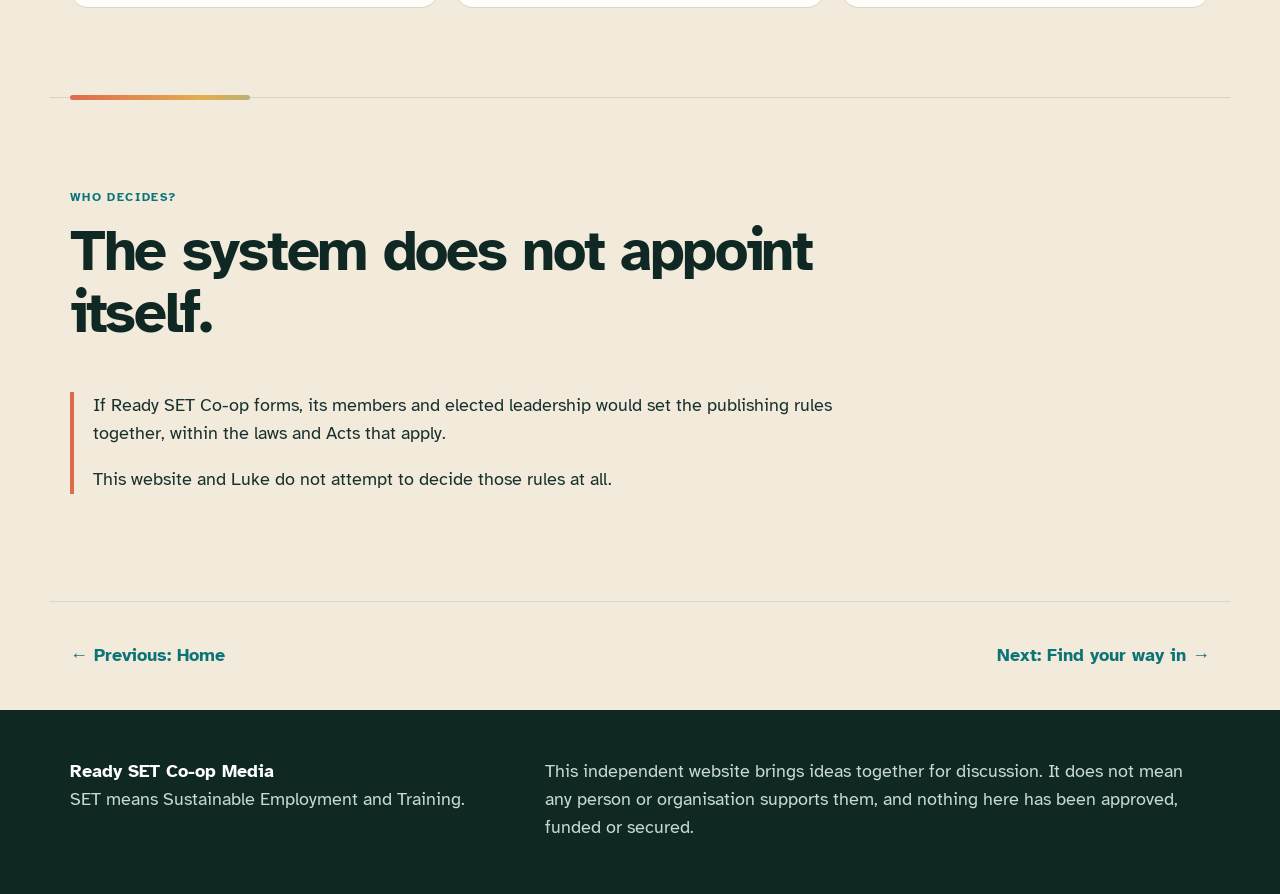
<file: hyperlocal-media.html>
<!doctype html>
<html lang="en-AU">
  <head>
    <meta charset="utf-8">
    <meta name="viewport" content="width=device-width, initial-scale=1">
    <meta name="description" content="How a custom, local-first media system helps people make, check and share useful local stories.">
    <title>How it works | Ready SET Co-op Media</title>
    <link rel="preconnect" href="https://fonts.googleapis.com">
    <link rel="preconnect" href="https://fonts.gstatic.com" crossorigin>
    <link href="https://fonts.googleapis.com/css2?family=Atkinson+Hyperlegible:wght@400;700&display=swap" rel="stylesheet">
    <link rel="stylesheet" href="styles.css?v=20260724-6">
    <link rel="icon" href="assets/favicon.ico" sizes="any">
  </head>
  <body id="top">
    <a class="skip-link" href="#main">Skip to the main content</a>
    <header class="site-header">
      <div class="edition-bar"><span>Minjerribah / North Stradbroke Island</span><span>Custom system · human-led automation</span></div>
      <nav class="nav" aria-label="Main navigation">
        <a class="brand-mark" href="index.html" aria-label="Ready SET Co-op Media home"><span>READY</span><strong>SET CO-OP</strong><em>MEDIA</em></a>
        <div class="nav-links">
          <a href="index.html">Home</a>
          <a aria-current="page" href="hyperlocal-media.html">How it works</a>
          <a href="onboarding.html">Take part</a>
          <a href="connections.html">Media toolkit</a>
          <a href="ready-set-co-op.html">The Co-op</a>
          <a href="demo.html">Try a story</a>
          <a class="nav-external" href="https://auraofintelligence.github.io/minjerribah-screen-media-network/" target="_blank" rel="noopener noreferrer">MSMN ↗</a>
        </div>
      </nav>
    </header>

    <div class="signal-ticker" aria-label="Ready SET Co-op Media formats and opportunities">
      <div class="ticker-track">
        <span>Local stories</span><span>Video</span><span>Audio</span><span>Live</span><span>Public screens</span><span>Interactive media</span><span>Practical training</span><span>Local work</span><span>Human decisions</span>
        <span aria-hidden="true">Local stories</span><span aria-hidden="true">Video</span><span aria-hidden="true">Audio</span><span aria-hidden="true">Live</span><span aria-hidden="true">Public screens</span><span aria-hidden="true">Interactive media</span><span aria-hidden="true">Practical training</span><span aria-hidden="true">Local work</span><span aria-hidden="true">Human decisions</span>
      </div>
    </div>

    <main id="main">
      <section class="page-hero">
        <div>
          <span class="status-pill">Custom local media system</span>
          <p class="eyebrow">Built to help people make and share local media</p>
          <h1>Local media without the platform trap.</h1>
          <p class="hero-lede">The proposal is a custom system made from portable content, clear human roles and specialised agents. The network keeps control of its tools, its records and every public decision.</p>
        </div>
        <aside class="system-status">
          <strong>Non-negotiable system rules</strong>
          <dl>
            <div><dt>Content ownership</dt><dd>Local + portable</dd></div>
            <div><dt>Agent role</dt><dd>Assist only</dd></div>
            <div><dt>Public release</dt><dd>Human approval</dd></div>
            <div><dt>History</dt><dd>Versioned</dd></div>
            <div><dt>Corrections</dt><dd>Visible</dd></div>
          </dl>
        </aside>
      </section>

      <section class="section" id="production-flow" aria-labelledby="flow-title">
        <div class="section-heading split-heading">
          <div><p class="eyebrow">Seven-step production loop</p><h2 id="flow-title">Every agent action ends at a human decision.</h2></div>
          <p>The system is not one magic bot. It is a set of narrow helpers, each working on a clear job and handing the result to a person.</p>
        </div>
        <div class="architecture-flow">
          <article><span>01 · Capture</span><h3>Turn a contribution into a clear record.</h3><p>A person sends text, voice, images, video or a link. An intake agent extracts the basics and flags missing details.</p><b>Human gate</b><small>The contributor confirms what may enter the work queue.</small></article>
          <article><span>02 · Triage</span><h3>Route it without burying it.</h3><p>A routing agent suggests the coverage area, urgency, possible format and who needs to see it.</p><b>Human gate</b><small>A producer sets priority, assigns responsibility or stops the item.</small></article>
          <article><span>03 · Verify</span><h3>Separate evidence from assumption.</h3><p>A verification agent gathers links, dates, conflicts, missing claims and previous versions into one check view.</p><b>Human gate</b><small>A person decides what is confirmed, uncertain or unsuitable for release.</small></article>
          <article><span>04 · Make</span><h3>Prepare the right media, not every media.</h3><p>Production agents can draft copy, transcripts, captions, cuts, layouts and channel versions.</p><b>Human gate</b><small>Creators choose, reshape or reject the drafts.</small></article>
          <article><span>05 · Review</span><h3>Check the complete public package.</h3><p>A review agent checks facts, links, accessibility, release status, credits, dates and consistency.</p><b>Human gate</b><small>The responsible reviewer signs off, returns it or places it on hold.</small></article>
          <article><span>06 · Publish</span><h3>Release once, adapt deliberately.</h3><p>A distribution agent prepares the approved package for web, feeds, video, audio and public screens.</p><b>Human gate</b><small>A publisher chooses the channels and presses release.</small></article>
          <article><span>07 · Follow through</span><h3>Stay responsible after release.</h3><p>A monitoring agent watches sources, dates, broken links, feedback and possible corrections.</p><b>Human gate</b><small>A person updates, corrects, closes or archives the item.</small></article>
        </div>
      </section>

      <section class="section" aria-labelledby="core-title">
        <div class="section-heading"><p class="eyebrow">The custom core</p><h2 id="core-title">Six parts we control ourselves.</h2></div>
        <div class="format-grid">
          <article class="format-card"><span>Contribution gateway</span><h3>One simple way in</h3><p>A custom form and voice-friendly pathway for stories, corrections, events, media and public-source links.</p></article>
          <article class="format-card"><span>Content ledger</span><h3>Portable records, not trapped posts</h3><p>Each item is stored as readable data, text and media with its sources, status, versions and decisions attached.</p></article>
          <article class="format-card"><span>Agent workbench</span><h3>Specialist helpers in one place</h3><p>People can call the intake, verification, transcript, edit, caption, layout and distribution agents when useful.</p></article>
          <article class="format-card"><span>Human gates</span><h3>Named decisions and clear ownership</h3><p>Every hand-off records who accepted, changed, returned, stopped or released the work.</p></article>
          <article class="format-card"><span>Render engine</span><h3>One approved package, many outputs</h3><p>The custom renderer builds fast web pages, feeds, screen cards, transcripts, audio pages and channel-ready files.</p></article>
          <article class="format-card"><span>Public trail</span><h3>Updates and corrections stay visible</h3><p>Every public item can show when it was checked, what changed and where the supporting material can be found.</p></article>
        </div>
      </section>

      <section class="section" aria-labelledby="record-title">
        <div class="section-heading split-heading">
          <div><p class="eyebrow">The content package</p><h2 id="record-title">A story is more than the words on a page.</h2></div>
          <p>The system keeps the useful production trail without exposing private working material on the public site.</p>
        </div>
        <div class="spec-grid">
          <div class="spec-panel">
            <h3>Public package</h3>
            <div class="field-list">
              <span><b>Headline and summary</b> What people need to know</span>
              <span><b>Format set</b> Article, video, audio, screen or live update</span>
              <span><b>Status</b> Current, updated, corrected, closed or archived</span>
              <span><b>Checked time</b> When the public information was last reviewed</span>
              <span><b>Public sources</b> Links and material people may inspect</span>
              <span><b>Correction route</b> A clear way to report a problem</span>
            </div>
          </div>
          <div class="spec-panel">
            <h3>Private production record</h3>
            <div class="field-list">
              <span><b>Original contribution</b> Kept separately from the public edit</span>
              <span><b>Working sources</b> Notes, checks and unresolved questions</span>
              <span><b>Agent outputs</b> Suggestions and drafts, never mistaken for decisions</span>
              <span><b>Human decisions</b> Who accepted, changed, stopped or approved each step</span>
              <span><b>Release boundaries</b> What the production team is allowed to use</span>
              <span><b>Version history</b> What changed and why</span>
            </div>
          </div>
        </div>
      </section>

      <section class="section" aria-labelledby="roles-title">
        <div class="section-heading split-heading">
          <div><p class="eyebrow">Sustainable Employment and Training</p><h2 id="roles-title">Learn inside the production loop.</h2></div>
          <p>These are possible work areas, not advertised jobs. The point is to turn real media production into clear, supported pathways.</p>
        </div>
        <div class="roles-grid">
          <article><span>Listen + organise</span><strong>Contributor support</strong><p>Help people bring in stories, events, corrections and media without needing technical knowledge.</p></article>
          <article><span>Check + explain</span><strong>Research and verification</strong><p>Confirm dates, links and public information, then make it understandable.</p></article>
          <article><span>Record + create</span><strong>Video, audio and photography</strong><p>Capture interviews, sound, scenes, events and useful local updates.</p></article>
          <article><span>Shape + access</span><strong>Editing, captions and transcripts</strong><p>Turn raw media into clear, accessible public work.</p></article>
          <article><span>Release + maintain</span><strong>Publishing and screens</strong><p>Prepare approved packages, operate channels and keep information current.</p></article>
          <article><span>Coordinate + report</span><strong>Production leadership</strong><p>Hold the schedule, human gates, budgets, public reporting and correction process.</p></article>
        </div>
      </section>

      <section class="section editorial-boundary" aria-labelledby="authority-title">
        <div class="section-heading"><p class="eyebrow">Who decides?</p><h2 id="authority-title">The system does not appoint itself.</h2></div>
        <div class="editorial-boundary-copy">
          <p>If Ready SET Co-op forms, its members and elected leadership would set the publishing rules together, within the laws and Acts that apply.</p>
          <p>This website and Luke do not attempt to decide those rules at all.</p>
        </div>
      </section>

      <nav class="route-nav" aria-label="Previous and next pages">
        <a href="index.html">← Previous: Home</a>
        <a href="onboarding.html">Next: Find your way in →</a>
      </nav>
    </main>
    <a class="back-to-top" href="#top" aria-label="Back to the top">↑</a>
    <footer class="site-footer">
      <div><strong>Ready SET Co-op Media</strong><p>SET means Sustainable Employment and Training.</p></div>
      <p>This independent website brings ideas together for discussion. It does not mean any person or organisation supports them, and nothing here has been approved, funded or secured.</p>
    </footer>
    <script src="motion.js?v=20260724-6"></script>
  </body>
</html>
</file>
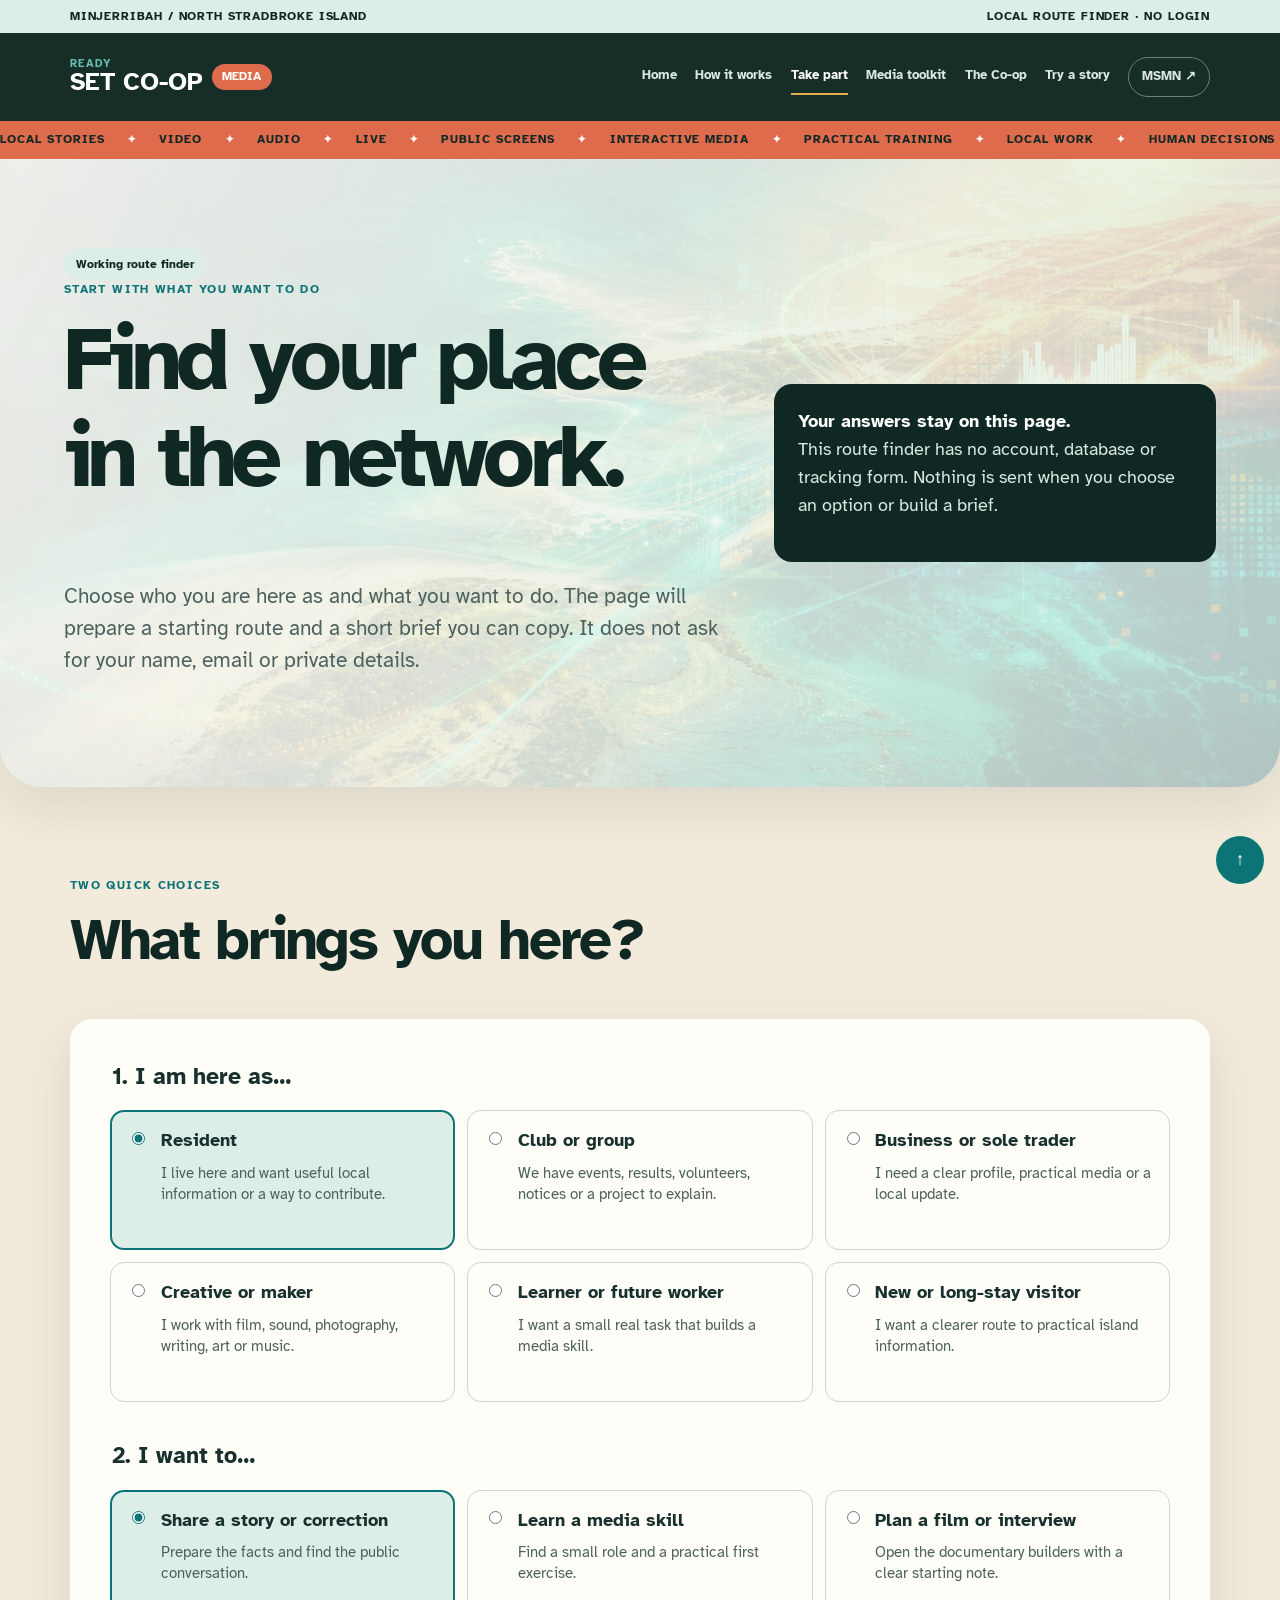
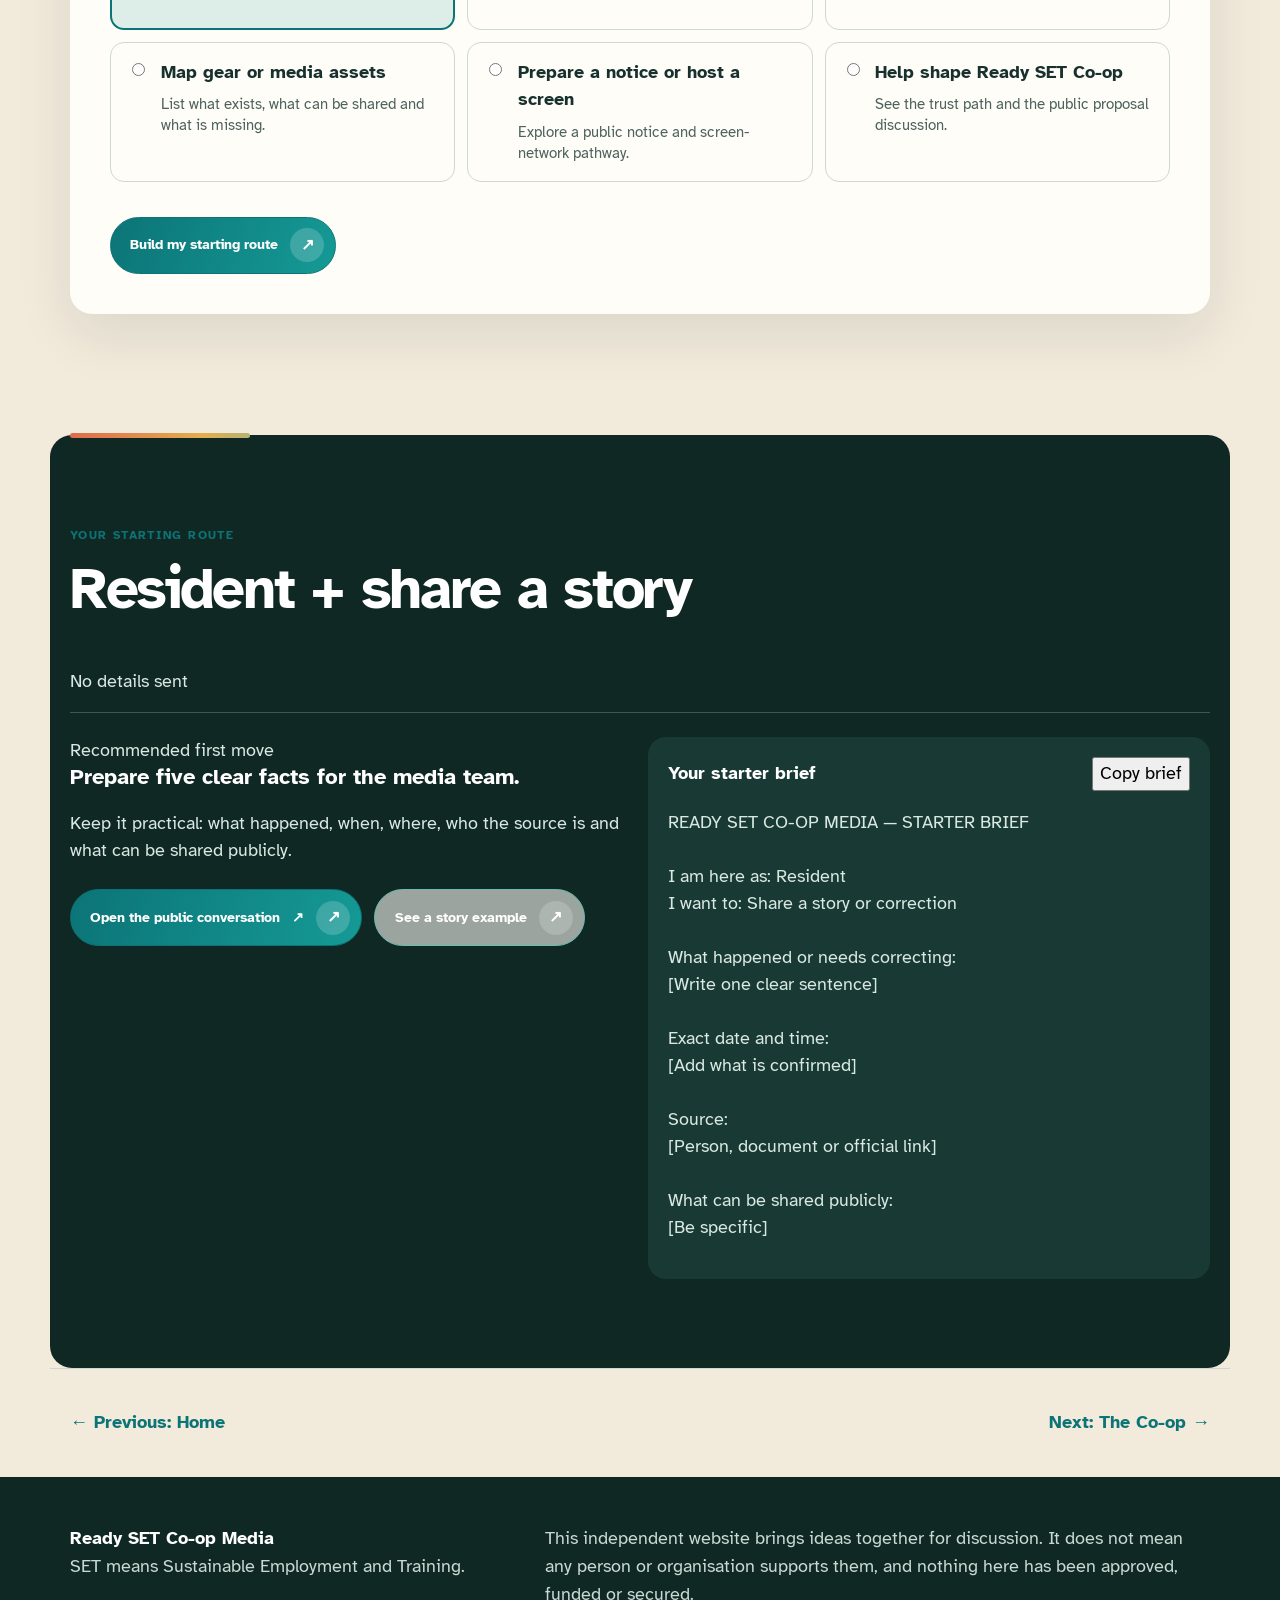
<file: onboarding.html>
<!doctype html>
<html lang="en-AU">
  <head>
    <meta charset="utf-8">
    <meta name="viewport" content="width=device-width, initial-scale=1">
    <meta name="description" content="Find the right way into Ready SET Co-op Media: share a story, learn a skill, make media, map equipment, host a screen or help shape the proposal.">
    <title>Start here | Ready SET Co-op Media</title>
    <link rel="preconnect" href="https://fonts.googleapis.com">
    <link rel="preconnect" href="https://fonts.gstatic.com" crossorigin>
    <link href="https://fonts.googleapis.com/css2?family=Atkinson+Hyperlegible:wght@400;700&display=swap" rel="stylesheet">
    <link rel="stylesheet" href="styles.css?v=20260724-6">
    <link rel="icon" href="assets/favicon.svg" type="image/svg+xml">
    <link rel="shortcut icon" href="assets/favicon.ico" type="image/x-icon">
  </head>
  <body id="top">
    <a class="skip-link" href="#main">Skip to the route finder</a>
    <header class="site-header">
      <div class="edition-bar"><span>Minjerribah / North Stradbroke Island</span><span>Local route finder · no login</span></div>
      <nav class="nav" aria-label="Main navigation">
        <a class="brand-mark" href="index.html" aria-label="Ready SET Co-op Media home"><span>READY</span><strong>SET CO-OP</strong><em>MEDIA</em></a>
        <div class="nav-links">
          <a href="index.html">Home</a>
          <a href="hyperlocal-media.html">How it works</a>
          <a aria-current="page" href="onboarding.html">Take part</a>
          <a href="connections.html">Media toolkit</a>
          <a href="ready-set-co-op.html">The Co-op</a>
          <a href="demo.html">Try a story</a>
          <a class="nav-external" href="https://auraofintelligence.github.io/minjerribah-screen-media-network/" target="_blank" rel="noopener noreferrer">MSMN ↗</a>
        </div>
      </nav>
    </header>

    <div class="signal-ticker" aria-label="Ready SET Co-op Media formats and opportunities">
      <div class="ticker-track">
        <span>Local stories</span><span>Video</span><span>Audio</span><span>Live</span><span>Public screens</span><span>Interactive media</span><span>Practical training</span><span>Local work</span><span>Human decisions</span>
        <span aria-hidden="true">Local stories</span><span aria-hidden="true">Video</span><span aria-hidden="true">Audio</span><span aria-hidden="true">Live</span><span aria-hidden="true">Public screens</span><span aria-hidden="true">Interactive media</span><span aria-hidden="true">Practical training</span><span aria-hidden="true">Local work</span><span aria-hidden="true">Human decisions</span>
      </div>
    </div>

    <main id="main">
      <section class="page-hero onboarding-hero">
        <div>
          <span class="status-pill working">Working route finder</span>
          <p class="eyebrow">Start with what you want to do</p>
          <h1>Find your place in the network.</h1>
          <p class="hero-lede">Choose who you are here as and what you want to do. The page will prepare a starting route and a short brief you can copy. It does not ask for your name, email or private details.</p>
        </div>
        <aside class="plain-box">
          <strong>Your answers stay on this page.</strong>
          <p>This route finder has no account, database or tracking form. Nothing is sent when you choose an option or build a brief.</p>
        </aside>
      </section>

      <section class="section route-builder" aria-labelledby="route-title">
        <div class="section-heading">
          <p class="eyebrow">Two quick choices</p>
          <h2 id="route-title">What brings you here?</h2>
        </div>

        <form id="onboarding-form">
          <fieldset>
            <legend>1. I am here as…</legend>
            <div class="option-grid profile-options">
              <label><input type="radio" name="profile" value="resident" checked><span><strong>Resident</strong><small>I live here and want useful local information or a way to contribute.</small></span></label>
              <label><input type="radio" name="profile" value="club"><span><strong>Club or group</strong><small>We have events, results, volunteers, notices or a project to explain.</small></span></label>
              <label><input type="radio" name="profile" value="business"><span><strong>Business or sole trader</strong><small>I need a clear profile, practical media or a local update.</small></span></label>
              <label><input type="radio" name="profile" value="creative"><span><strong>Creative or maker</strong><small>I work with film, sound, photography, writing, art or music.</small></span></label>
              <label><input type="radio" name="profile" value="learner"><span><strong>Learner or future worker</strong><small>I want a small real task that builds a media skill.</small></span></label>
              <label><input type="radio" name="profile" value="visitor"><span><strong>New or long-stay visitor</strong><small>I want a clearer route to practical island information.</small></span></label>
            </div>
          </fieldset>

          <fieldset>
            <legend>2. I want to…</legend>
            <div class="option-grid goal-options">
              <label><input type="radio" name="goal" value="story" checked><span><strong>Share a story or correction</strong><small>Prepare the facts and find the public conversation.</small></span></label>
              <label><input type="radio" name="goal" value="learn"><span><strong>Learn a media skill</strong><small>Find a small role and a practical first exercise.</small></span></label>
              <label><input type="radio" name="goal" value="make"><span><strong>Plan a film or interview</strong><small>Open the documentary builders with a clear starting note.</small></span></label>
              <label><input type="radio" name="goal" value="assets"><span><strong>Map gear or media assets</strong><small>List what exists, what can be shared and what is missing.</small></span></label>
              <label><input type="radio" name="goal" value="screen"><span><strong>Prepare a notice or host a screen</strong><small>Explore a public notice and screen-network pathway.</small></span></label>
              <label><input type="radio" name="goal" value="coop"><span><strong>Help shape Ready SET Co-op</strong><small>See the trust path and the public proposal discussion.</small></span></label>
            </div>
          </fieldset>

          <button class="button primary build-route" type="submit">Build my starting route</button>
        </form>
      </section>

      <section class="section route-result" id="route-result" aria-live="polite" aria-labelledby="result-title">
        <div class="route-result-head">
          <div>
            <p class="eyebrow">Your starting route</p>
            <h2 id="result-title">Resident + share a story</h2>
          </div>
          <span id="result-status">No details sent</span>
        </div>
        <div class="result-grid">
          <div class="result-main">
            <span>Recommended first move</span>
            <h3 id="result-action">Prepare five clear facts for the media team.</h3>
            <p id="result-explanation">Keep it practical: what happened, when, where, who the source is and what can be shared publicly.</p>
            <div class="button-row">
              <a class="button primary" id="result-link" href="https://auraofintelligence.github.io/minjerribah-screen-media-network/join/" target="_blank" rel="noopener noreferrer">Open the public conversation <span aria-hidden="true">↗</span></a>
              <a class="button secondary" id="result-secondary-link" href="demo.html">See a story example</a>
            </div>
          </div>
          <div class="brief-panel">
            <div class="brief-toolbar"><strong>Your starter brief</strong><button type="button" id="copy-brief">Copy brief</button></div>
            <pre id="starter-brief">READY SET CO-OP MEDIA — STARTER BRIEF

I am here as: Resident
I want to: Share a story or correction

What happened or needs correcting:
[Write one clear sentence]

Exact date and time:
[Add what is confirmed]

Source:
[Person, document or official link]

What can be shared publicly:
[Be specific]</pre>
            <p class="copy-status" id="copy-status"></p>
          </div>
        </div>
      </section>

      <nav class="route-nav" aria-label="Previous and next pages">
        <a href="index.html"><span aria-hidden="true">←</span> Previous: Home</a>
        <a href="ready-set-co-op.html">Next: The Co-op <span aria-hidden="true">→</span></a>
      </nav>
    </main>

    <a class="back-to-top" href="#top" aria-label="Back to the top">↑</a>
    <footer class="site-footer">
      <div><strong>Ready SET Co-op Media</strong><p>SET means Sustainable Employment and Training.</p></div>
      <p class="footer-note">This independent website brings ideas together for discussion. It does not mean any person or organisation supports them, and nothing here has been approved, funded or secured.</p>
    </footer>
    <script src="onboarding.js?v=20260724-4"></script>
    <script src="motion.js?v=20260724-6"></script>
  </body>
</html>
</file>
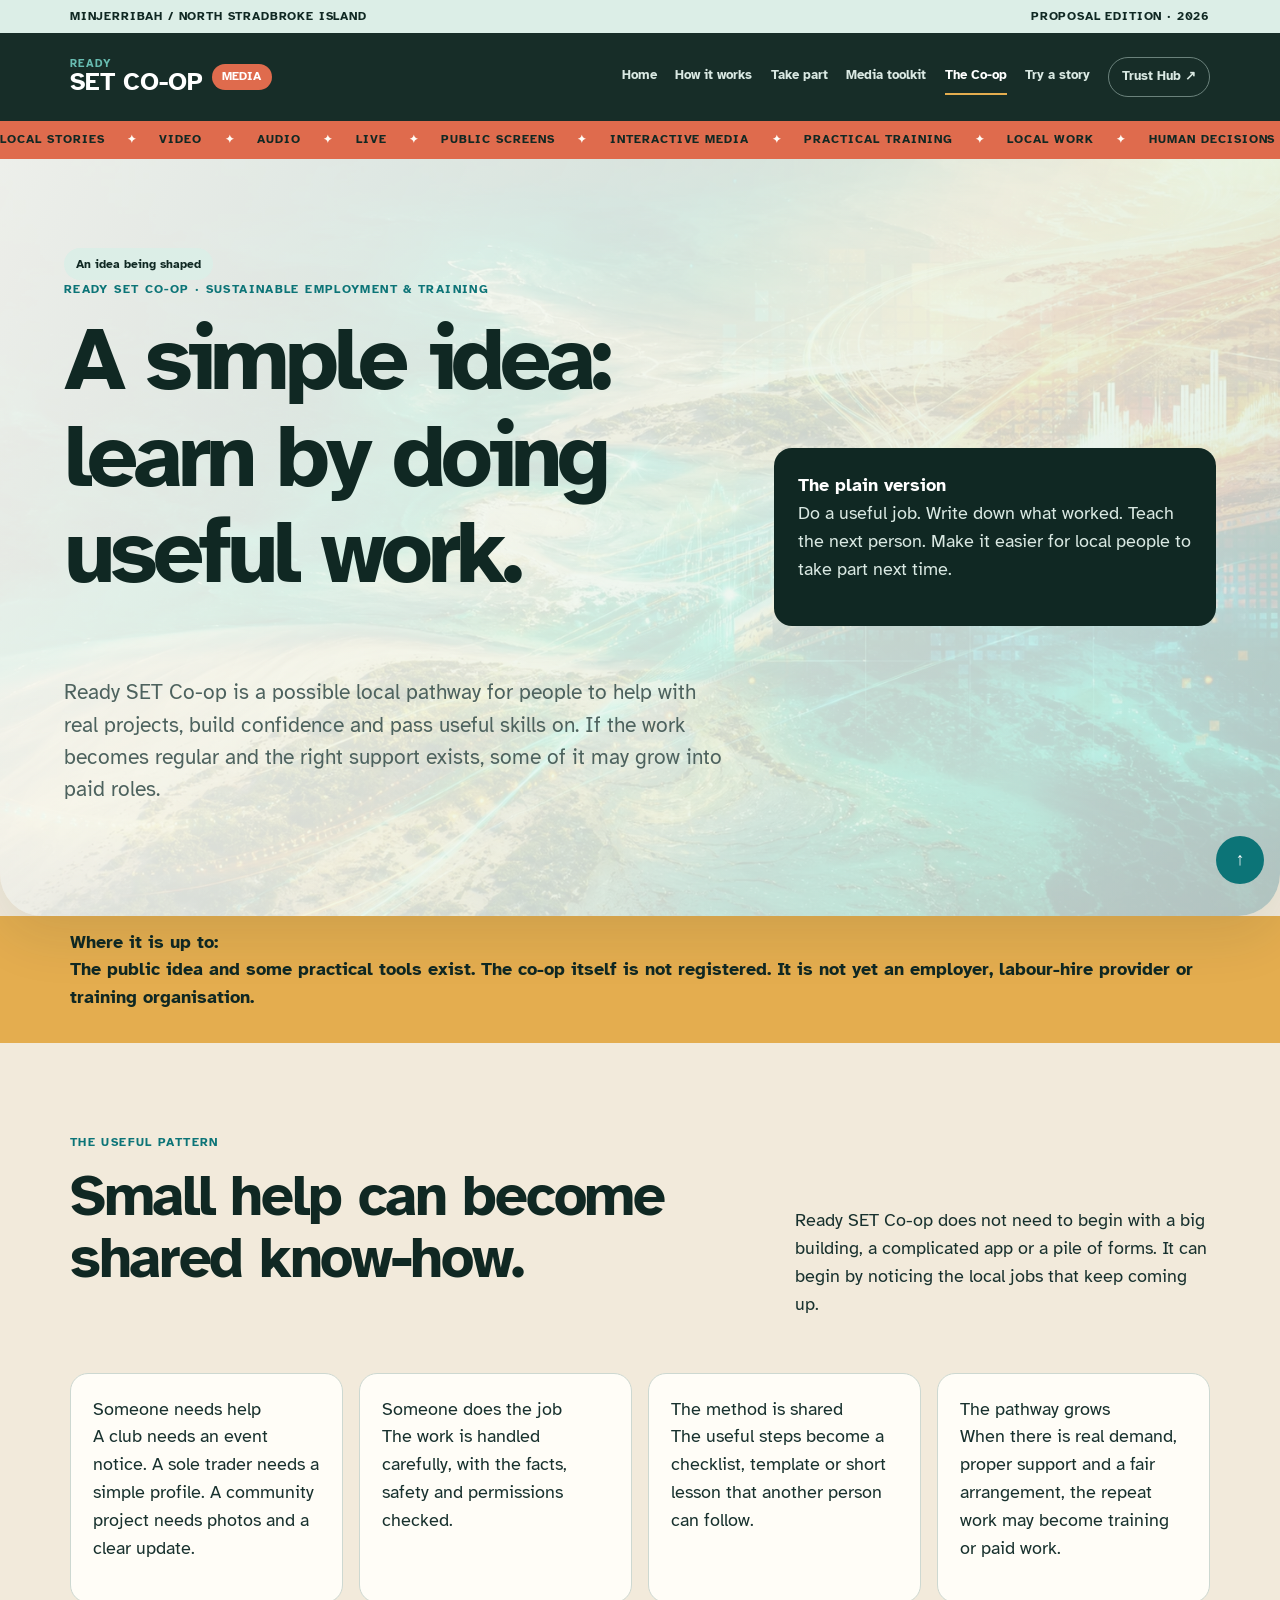
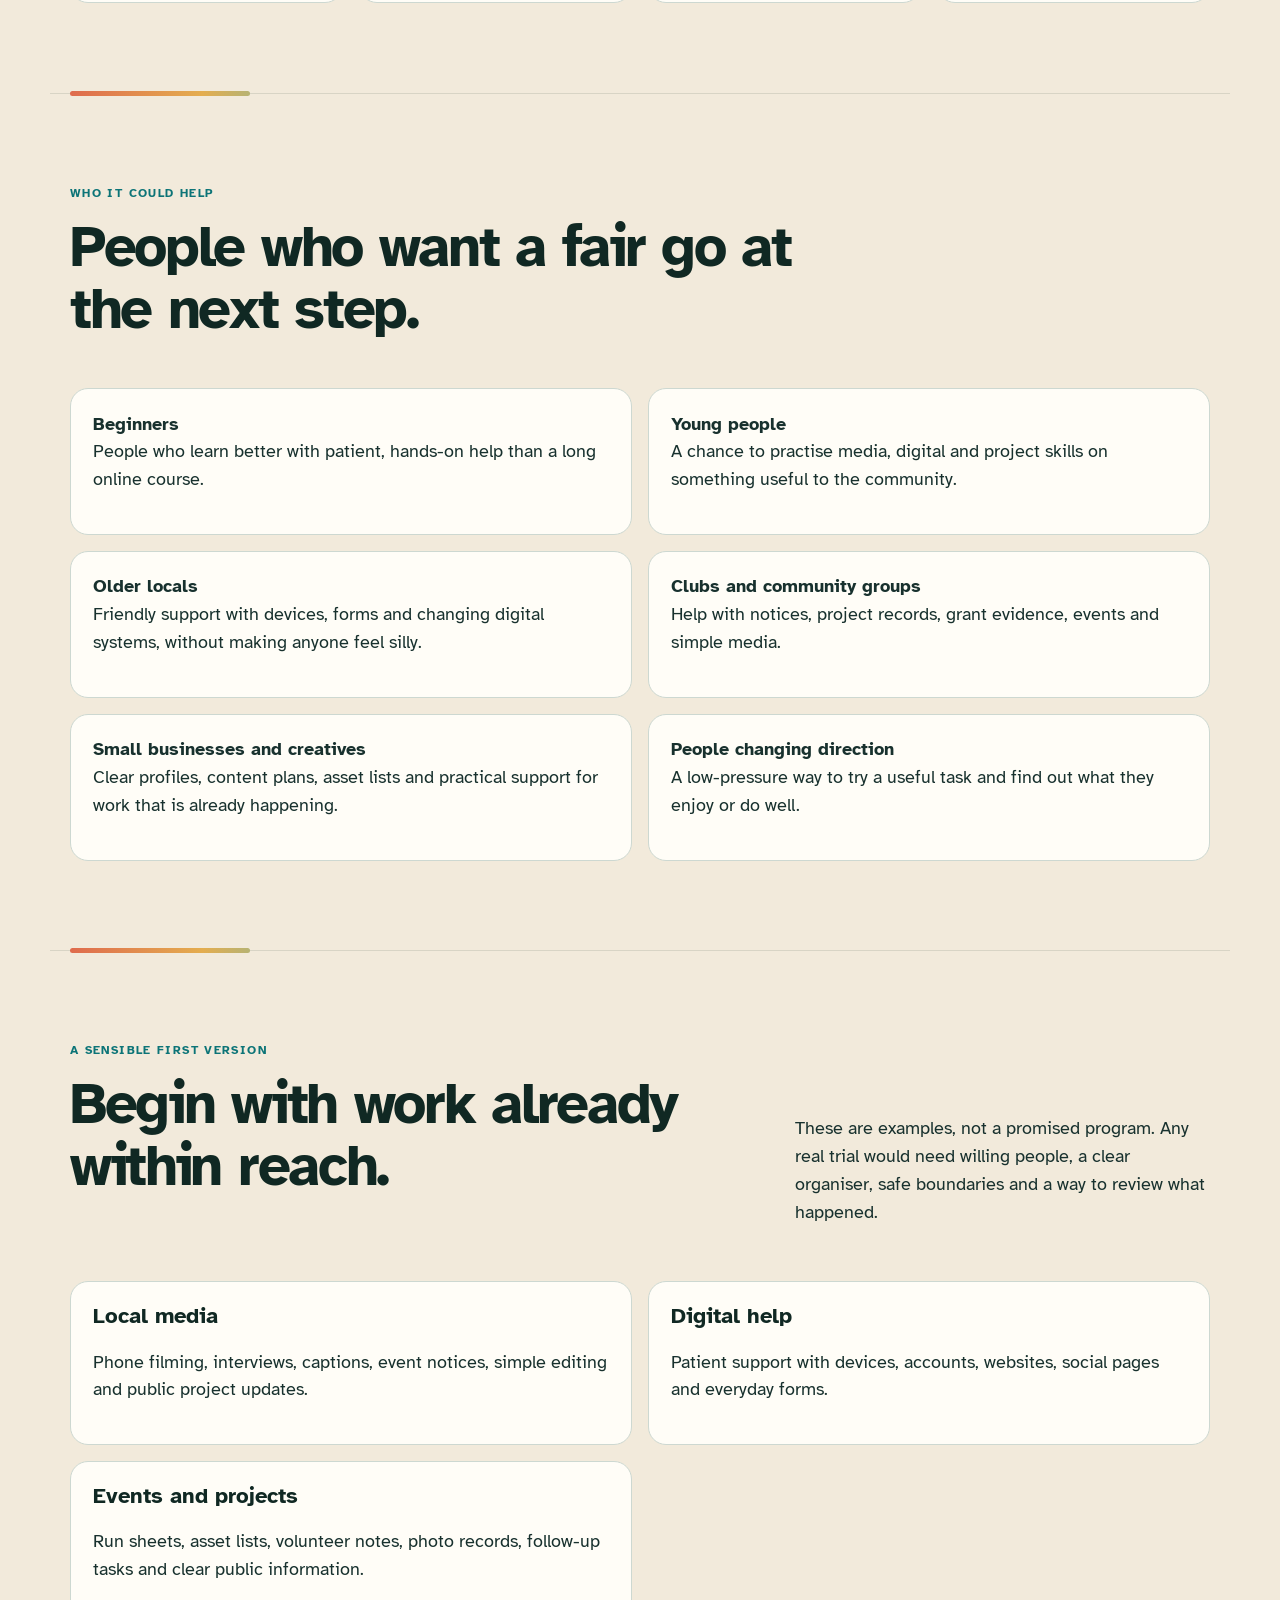
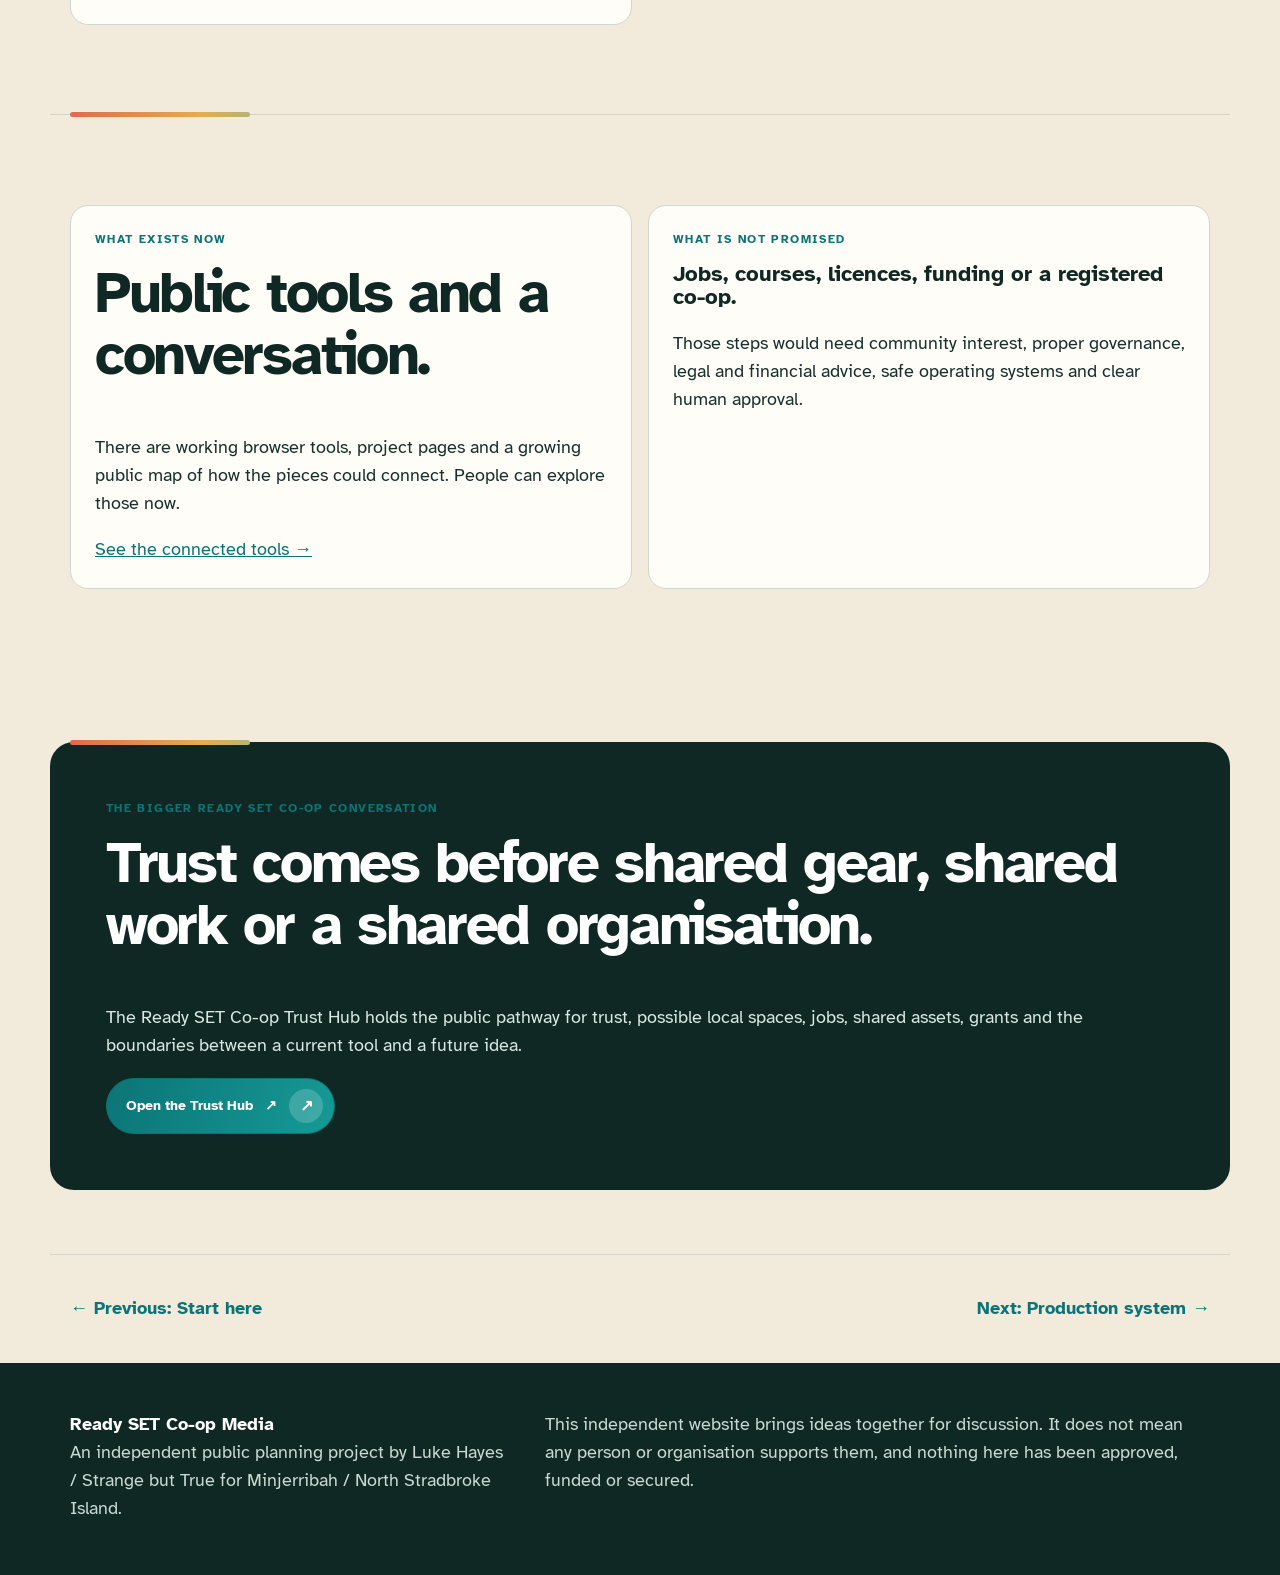
<file: ready-set-co-op.html>
<!doctype html>
<html lang="en-AU">
  <head>
    <meta charset="utf-8">
    <meta name="viewport" content="width=device-width, initial-scale=1">
    <meta name="description" content="Ready SET Co-op in plain English: Sustainable Employment and Training through useful local work, media and shared skills.">
    <title>What is Ready SET Co-op? | Ready SET Co-op Media</title>
    <link rel="preconnect" href="https://fonts.googleapis.com">
    <link rel="preconnect" href="https://fonts.gstatic.com" crossorigin>
    <link href="https://fonts.googleapis.com/css2?family=Atkinson+Hyperlegible:wght@400;700&display=swap" rel="stylesheet">
    <link rel="stylesheet" href="styles.css?v=20260724-6">
    <link rel="icon" href="assets/favicon.svg" type="image/svg+xml">
    <link rel="shortcut icon" href="assets/favicon.ico" type="image/x-icon">
  </head>
  <body id="top">
    <a class="skip-link" href="#main">Skip to the main story</a>
    <header class="site-header">
      <div class="edition-bar"><span>Minjerribah / North Stradbroke Island</span><span>Proposal edition · 2026</span></div>
      <nav class="nav" aria-label="Main navigation">
        <a class="brand-mark" href="index.html" aria-label="Ready SET Co-op Media home"><span>READY</span><strong>SET CO-OP</strong><em>MEDIA</em></a>
        <div class="nav-links">
          <a href="index.html">Home</a>
          <a href="hyperlocal-media.html">How it works</a>
          <a href="onboarding.html">Take part</a>
          <a href="connections.html">Media toolkit</a>
          <a aria-current="page" href="ready-set-co-op.html">The Co-op</a>
          <a href="demo.html">Try a story</a>
          <a class="nav-external" href="https://auraofintelligence.github.io/ready-set-co-op-trust-hub/" target="_blank" rel="noopener noreferrer">Trust Hub <span aria-hidden="true">↗</span></a>
        </div>
      </nav>
    </header>

    <div class="signal-ticker" aria-label="Ready SET Co-op Media formats and opportunities">
      <div class="ticker-track">
        <span>Local stories</span><span>Video</span><span>Audio</span><span>Live</span><span>Public screens</span><span>Interactive media</span><span>Practical training</span><span>Local work</span><span>Human decisions</span>
        <span aria-hidden="true">Local stories</span><span aria-hidden="true">Video</span><span aria-hidden="true">Audio</span><span aria-hidden="true">Live</span><span aria-hidden="true">Public screens</span><span aria-hidden="true">Interactive media</span><span aria-hidden="true">Practical training</span><span aria-hidden="true">Local work</span><span aria-hidden="true">Human decisions</span>
      </div>
    </div>

    <main id="main">
      <section class="page-hero">
        <div>
          <span class="status-pill proposed">An idea being shaped</span>
          <p class="eyebrow">Ready SET Co-op · Sustainable Employment &amp; Training</p>
          <h1>A simple idea: learn by doing useful work.</h1>
          <p class="hero-lede">Ready SET Co-op is a possible local pathway for people to help with real projects, build confidence and pass useful skills on. If the work becomes regular and the right support exists, some of it may grow into paid roles.</p>
        </div>
        <aside class="plain-box">
          <strong>The plain version</strong>
          <p>Do a useful job. Write down what worked. Teach the next person. Make it easier for local people to take part next time.</p>
        </aside>
      </section>

      <section class="status-strip" aria-label="Current project status">
        <strong>Where it is up to:</strong>
        <p>The public idea and some practical tools exist. The co-op itself is not registered. It is not yet an employer, labour-hire provider or training organisation.</p>
      </section>

      <section class="section story-section" aria-labelledby="pattern-title">
        <div class="section-heading split-heading">
          <div>
            <p class="eyebrow">The useful pattern</p>
            <h2 id="pattern-title">Small help can become shared know-how.</h2>
          </div>
          <p>Ready SET Co-op does not need to begin with a big building, a complicated app or a pile of forms. It can begin by noticing the local jobs that keep coming up.</p>
        </div>
        <div class="story-line">
          <article>
            <span>Someone needs help</span>
            <p>A club needs an event notice. A sole trader needs a simple profile. A community project needs photos and a clear update.</p>
          </article>
          <article>
            <span>Someone does the job</span>
            <p>The work is handled carefully, with the facts, safety and permissions checked.</p>
          </article>
          <article>
            <span>The method is shared</span>
            <p>The useful steps become a checklist, template or short lesson that another person can follow.</p>
          </article>
          <article>
            <span>The pathway grows</span>
            <p>When there is real demand, proper support and a fair arrangement, the repeat work may become training or paid work.</p>
          </article>
        </div>
      </section>

      <section class="section audience-section" aria-labelledby="people-title">
        <div class="section-heading">
          <p class="eyebrow">Who it could help</p>
          <h2 id="people-title">People who want a fair go at the next step.</h2>
        </div>
        <div class="people-grid">
          <article><strong>Beginners</strong><p>People who learn better with patient, hands-on help than a long online course.</p></article>
          <article><strong>Young people</strong><p>A chance to practise media, digital and project skills on something useful to the community.</p></article>
          <article><strong>Older locals</strong><p>Friendly support with devices, forms and changing digital systems, without making anyone feel silly.</p></article>
          <article><strong>Clubs and community groups</strong><p>Help with notices, project records, grant evidence, events and simple media.</p></article>
          <article><strong>Small businesses and creatives</strong><p>Clear profiles, content plans, asset lists and practical support for work that is already happening.</p></article>
          <article><strong>People changing direction</strong><p>A low-pressure way to try a useful task and find out what they enjoy or do well.</p></article>
        </div>
      </section>

      <section class="section start-section" aria-labelledby="start-title">
        <div class="section-heading split-heading">
          <div>
            <p class="eyebrow">A sensible first version</p>
            <h2 id="start-title">Begin with work already within reach.</h2>
          </div>
          <p>These are examples, not a promised program. Any real trial would need willing people, a clear organiser, safe boundaries and a way to review what happened.</p>
        </div>
        <div class="plain-columns">
          <div>
            <h3>Local media</h3>
            <p>Phone filming, interviews, captions, event notices, simple editing and public project updates.</p>
          </div>
          <div>
            <h3>Digital help</h3>
            <p>Patient support with devices, accounts, websites, social pages and everyday forms.</p>
          </div>
          <div>
            <h3>Events and projects</h3>
            <p>Run sheets, asset lists, volunteer notes, photo records, follow-up tasks and clear public information.</p>
          </div>
        </div>
      </section>

      <section class="section honesty-section" aria-labelledby="honesty-title">
        <div class="honesty-grid">
          <div>
            <p class="eyebrow">What exists now</p>
            <h2 id="honesty-title">Public tools and a conversation.</h2>
            <p>There are working browser tools, project pages and a growing public map of how the pieces could connect. People can explore those now.</p>
            <a class="text-link" href="connections.html">See the connected tools <span aria-hidden="true">→</span></a>
          </div>
          <div class="not-yet-box">
            <p class="eyebrow">What is not promised</p>
            <h3>Jobs, courses, licences, funding or a registered co-op.</h3>
            <p>Those steps would need community interest, proper governance, legal and financial advice, safe operating systems and clear human approval.</p>
          </div>
        </div>
      </section>

      <section class="section trust-callout" aria-labelledby="trust-title">
        <div>
          <p class="eyebrow">The bigger Ready SET Co-op conversation</p>
          <h2 id="trust-title">Trust comes before shared gear, shared work or a shared organisation.</h2>
          <p>The Ready SET Co-op Trust Hub holds the public pathway for trust, possible local spaces, jobs, shared assets, grants and the boundaries between a current tool and a future idea.</p>
        </div>
        <a class="button primary" href="https://auraofintelligence.github.io/ready-set-co-op-trust-hub/" target="_blank" rel="noopener noreferrer">Open the Trust Hub <span aria-hidden="true">↗</span></a>
      </section>

      <nav class="route-nav" aria-label="Previous and next pages">
        <a href="onboarding.html"><span aria-hidden="true">←</span> Previous: Start here</a>
        <a href="hyperlocal-media.html">Next: Production system <span aria-hidden="true">→</span></a>
      </nav>
    </main>

    <a class="back-to-top" href="#top" aria-label="Back to the top">↑</a>
    <footer class="site-footer">
      <div>
        <strong>Ready SET Co-op Media</strong>
        <p>An independent public planning project by Luke Hayes / Strange but True for Minjerribah / North Stradbroke Island.</p>
      </div>
      <p class="footer-note">This independent website brings ideas together for discussion. It does not mean any person or organisation supports them, and nothing here has been approved, funded or secured.</p>
    </footer>
    <script src="motion.js?v=20260724-6"></script>
  </body>
</html>
</file>
<file: styles.css>
:root {
  --ink: #18312e;
  --ink-soft: #4d625e;
  --night: #102823;
  --sea: #0c7477;
  --sea-light: #68bdb2;
  --foam: #dceee7;
  --sand: #f2eadb;
  --paper: #fffdf7;
  --sun: #e4ad4f;
  --coral: #df6b4d;
  --line: #cdd8d1;
  --white: #fff;
  --shadow: 0 20px 55px rgba(24, 49, 46, 0.1);
  --font: "Atkinson Hyperlegible", "Segoe UI", Arial, sans-serif;
  --max: 1180px;
  --radius: 18px;
}

* {
  box-sizing: border-box;
}

html {
  scroll-behavior: smooth;
}

body {
  background: var(--sand);
  color: var(--ink);
  font-family: var(--font);
  font-size: 18px;
  line-height: 1.55;
  margin: 0;
}

a {
  color: var(--sea);
}

a:hover {
  color: var(--coral);
}

button,
input {
  font: inherit;
}

:focus-visible {
  outline: 3px solid var(--sun);
  outline-offset: 4px;
}

.skip-link {
  background: var(--sun);
  color: var(--night);
  left: 1rem;
  padding: 0.65rem 1rem;
  position: fixed;
  top: -6rem;
  z-index: 100;
}

.skip-link:focus {
  top: 1rem;
}

.site-header {
  background: rgba(16, 40, 35, 0.97);
  position: relative;
  z-index: 10;
}

.signal-ticker {
  background: var(--coral);
  color: var(--night);
  overflow: hidden;
  position: relative;
  white-space: nowrap;
}

.ticker-track {
  align-items: center;
  animation: ticker-run 34s linear infinite;
  display: flex;
  min-width: max-content;
  width: max-content;
}

.ticker-track span {
  align-items: center;
  display: inline-flex;
  font-size: 0.76rem;
  font-weight: 700;
  letter-spacing: 0.08em;
  min-height: 38px;
  text-transform: uppercase;
}

.ticker-track span::after {
  color: var(--paper);
  content: "✦";
  font-size: 0.7rem;
  margin: 0 1.4rem;
}

@keyframes ticker-run {
  to { transform: translateX(-50%); }
}

.edition-bar {
  background: var(--foam);
  color: var(--night);
  display: flex;
  font-size: 0.74rem;
  font-weight: 700;
  justify-content: space-between;
  letter-spacing: 0.07em;
  padding: 0.45rem max(1.25rem, calc((100vw - var(--max)) / 2 + 1.25rem));
  text-transform: uppercase;
}

.nav {
  align-items: center;
  display: flex;
  gap: 2rem;
  justify-content: space-between;
  margin: auto;
  max-width: var(--max);
  min-height: 88px;
  padding: 1rem 1.25rem;
}

.brand-mark {
  align-items: center;
  color: var(--white);
  display: grid;
  gap: 0 0.55rem;
  grid-template-columns: auto auto;
  line-height: 1;
  min-width: max-content;
  text-decoration: none;
}

.brand-mark span {
  color: var(--sea-light);
  font-size: 0.68rem;
  font-weight: 700;
  grid-column: 1;
  letter-spacing: 0.12em;
}

.brand-mark strong {
  color: var(--white);
  font-size: 1.55rem;
  grid-column: 1;
}

.brand-mark em {
  background: var(--coral);
  border-radius: 999px;
  color: var(--white);
  font-size: 0.72rem;
  font-style: normal;
  font-weight: 700;
  grid-column: 2;
  grid-row: 1 / 3;
  padding: 0.45rem 0.65rem;
}

.nav-links {
  align-items: center;
  display: flex;
  flex-wrap: wrap;
  gap: 1.15rem;
  justify-content: flex-end;
}

.nav-links a {
  border-bottom: 2px solid transparent;
  color: #d9e8e2;
  font-size: 0.84rem;
  font-weight: 700;
  padding: 0.45rem 0;
  text-decoration: none;
}

.nav-links a:hover,
.nav-links a[aria-current="page"] {
  border-bottom-color: var(--sun);
  color: var(--white);
}

.nav-links .nav-external {
  border: 1px solid #6b827c;
  border-radius: 999px;
  padding: 0.55rem 0.8rem;
}

main {
  overflow: hidden;
}

.section,
.page-hero,
.route-nav {
  margin: 0 auto;
  max-width: var(--max);
  padding: clamp(3.5rem, 7vw, 6.5rem) 1.25rem;
  position: relative;
}

.section + .section {
  border-top: 1px solid rgba(24, 49, 46, 0.12);
}

.section + .section::before {
  animation: divider-scan 3.8s ease-in-out infinite alternate;
  background: linear-gradient(90deg, var(--coral), var(--sun), var(--sea-light), var(--coral));
  background-size: 220% 100%;
  border-radius: 999px;
  content: "";
  height: 5px;
  left: 1.25rem;
  position: absolute;
  top: -3px;
  width: min(180px, 35vw);
}

@keyframes divider-scan {
  to {
    background-position: 100% 0;
    width: min(320px, 55vw);
  }
}

.eyebrow {
  color: var(--sea);
  font-size: 0.78rem;
  font-weight: 700;
  letter-spacing: 0.11em;
  margin: 0 0 0.8rem;
  text-transform: uppercase;
}

h1,
h2,
h3 {
  color: var(--night);
  line-height: 1.08;
  margin-top: 0;
}

h1 {
  font-size: clamp(3rem, 7vw, 6.1rem);
  letter-spacing: -0.055em;
  max-width: 12ch;
}

h2 {
  font-size: clamp(2.2rem, 4.5vw, 4rem);
  letter-spacing: -0.04em;
}

h3 {
  font-size: 1.35rem;
}

p {
  margin-top: 0;
}

.hero-lede {
  color: var(--ink-soft);
  font-size: clamp(1.08rem, 1.8vw, 1.3rem);
  max-width: 45rem;
}

.button-row {
  display: flex;
  flex-wrap: wrap;
  gap: 0.75rem;
  margin-top: 1.5rem;
}

.button {
  align-items: center;
  border: 1px solid var(--sea);
  border-radius: 999px;
  display: inline-flex;
  font-size: 0.88rem;
  font-weight: 700;
  gap: 0.75rem;
  justify-content: center;
  min-height: 48px;
  overflow: hidden;
  padding: 0.65rem 0.7rem 0.65rem 1.2rem;
  position: relative;
  text-decoration: none;
  transition: color 180ms ease, background 180ms ease, border-color 180ms ease, transform 180ms ease, box-shadow 180ms ease;
}

.button::after {
  align-items: center;
  background: rgba(255, 255, 255, 0.18);
  border-radius: 50%;
  content: "↗";
  display: inline-flex;
  font-size: 1rem;
  height: 34px;
  justify-content: center;
  transition: transform 180ms ease, background 180ms ease;
  width: 34px;
}

.button:hover {
  box-shadow: 0 13px 30px rgba(16, 40, 35, 0.18);
  transform: translateY(-3px);
}

.button:hover::after {
  background: var(--sun);
  color: var(--night);
  transform: rotate(45deg);
}

.button.primary {
  background: linear-gradient(110deg, var(--sea), #159a96);
  color: var(--white);
}

.button.primary:hover {
  background: var(--night);
  border-color: var(--night);
  color: var(--white);
}

.button.secondary {
  background: rgba(255, 253, 247, 0.58);
  color: var(--sea);
}

.status-pill {
  background: var(--foam);
  border-radius: 999px;
  color: var(--night);
  display: inline-flex;
  font-size: 0.75rem;
  font-weight: 700;
  padding: 0.4rem 0.75rem;
}

/* Home */

.island-hero {
  background:
    radial-gradient(circle at 85% 12%, rgba(104, 189, 178, 0.34), transparent 30rem),
    radial-gradient(circle at 2% 100%, rgba(228, 173, 79, 0.32), transparent 27rem),
    linear-gradient(145deg, #fffaf0, #dcece4);
  min-height: 640px;
  position: relative;
}

.island-hero-inner {
  align-items: center;
  display: grid;
  gap: clamp(2.5rem, 5vw, 4.5rem);
  grid-template-columns: minmax(0, 0.9fr) minmax(480px, 1.1fr);
  margin: auto;
  max-width: 1320px;
  padding: clamp(2.75rem, 5vw, 4.75rem) 1.25rem;
}

.island-hero h1 {
  margin-bottom: 1.5rem;
  max-width: 9ch;
  text-wrap: balance;
}

.hero-kicker {
  color: var(--sea);
  font-weight: 700;
  margin-bottom: 1rem;
}

.hero-visual {
  border: 6px solid rgba(255, 253, 247, 0.88);
  border-radius: 34px 100px 34px 100px;
  box-shadow: 0 34px 90px rgba(16, 40, 35, 0.28);
  min-height: 540px;
  overflow: hidden;
  position: relative;
  width: 100%;
}

.hero-visual::after {
  background: linear-gradient(180deg, transparent 35%, rgba(8, 31, 28, 0.92));
  content: "";
  inset: 0;
  pointer-events: none;
  position: absolute;
}

.hero-visual img {
  height: 100%;
  inset: 0;
  object-fit: cover;
  position: absolute;
  transition: transform 1.2s cubic-bezier(.2,.8,.2,1);
  width: 100%;
}

.hero-visual:hover img {
  transform: scale(1.035);
}

.visual-brand {
  bottom: 2rem;
  color: var(--white);
  display: flex;
  flex-direction: column;
  left: 2rem;
  max-width: 78%;
  position: absolute;
  z-index: 2;
}

.visual-brand small {
  color: #9ee3d8;
  font-size: 0.74rem;
  font-weight: 700;
  letter-spacing: 0.08em;
  margin-bottom: 0.25rem;
  text-transform: uppercase;
}

.visual-brand strong {
  font-size: clamp(1.8rem, 4vw, 3.4rem);
  letter-spacing: -0.045em;
  line-height: 1;
}

.visual-brand span {
  color: #d8e7e2;
  margin-top: 0.45rem;
}

.media-chip {
  backdrop-filter: blur(12px);
  background: rgba(255, 253, 247, 0.84);
  border: 1px solid rgba(255, 255, 255, 0.85);
  border-radius: 999px;
  box-shadow: 0 12px 30px rgba(16, 40, 35, 0.18);
  color: var(--night);
  font-size: 0.72rem;
  font-weight: 700;
  letter-spacing: 0.06em;
  padding: 0.52rem 0.82rem;
  position: absolute;
  text-transform: uppercase;
  z-index: 3;
}

.chip-watch { left: 5%; top: 9%; }
.chip-listen { right: 7%; top: 18%; }
.chip-live { right: 4%; top: 49%; }
.chip-make { left: 7%; top: 55%; }

.signal-divider {
  background: var(--night);
  height: 76px;
  overflow: hidden;
  position: relative;
}

.signal-divider span {
  animation: signal-slide 8s linear infinite;
  background: repeating-linear-gradient(90deg, transparent 0 14px, currentColor 14px 25px, transparent 25px 38px);
  color: var(--sea-light);
  height: 4px;
  left: -5%;
  opacity: 0.8;
  position: absolute;
  top: 23px;
  transform: rotate(-1.5deg);
  width: 110%;
}

.signal-divider span:nth-child(2) {
  animation-direction: reverse;
  animation-duration: 12s;
  color: var(--sun);
  top: 38px;
  transform: rotate(1.2deg);
}

.signal-divider span:nth-child(3) {
  animation-duration: 16s;
  color: var(--coral);
  top: 52px;
  transform: rotate(-0.5deg);
}

@keyframes signal-slide {
  to { background-position: 180px 0; }
}

.principle-strip {
  background: var(--night);
  color: var(--white);
}

.principle-grid {
  display: grid;
  gap: 1px;
  grid-template-columns: repeat(4, 1fr);
  margin: auto;
  max-width: var(--max);
  padding: 0 1.25rem;
}

.principle-grid article {
  border-left: 1px solid #405650;
  padding: 1.6rem;
}

.principle-grid article:last-child {
  border-right: 1px solid #405650;
}

.principle-grid strong {
  color: var(--sea-light);
  display: block;
  margin-bottom: 0.3rem;
}

.principle-grid span {
  color: #bed0ca;
  font-size: 0.9rem;
}

.section-heading {
  margin-bottom: 2.25rem;
  max-width: 780px;
}

.section-heading.split-heading {
  align-items: end;
  display: grid;
  gap: 2rem;
  grid-template-columns: 1.25fr 0.75fr;
  max-width: none;
}

.format-grid,
.brief-grid,
.desk-grid,
.roles-grid,
.distribution-grid,
.tool-grid {
  display: grid;
  gap: 1rem;
}

.format-grid {
  grid-template-columns: repeat(3, 1fr);
}

.format-card {
  background: var(--paper);
  border: 1px solid var(--line);
  border-radius: var(--radius);
  min-height: 210px;
  overflow: hidden;
  padding: 1.5rem;
  position: relative;
  transition: transform 180ms ease, box-shadow 180ms ease, border-color 180ms ease;
}

.format-card::after {
  background: linear-gradient(135deg, var(--sea-light), var(--sun));
  border-radius: 50%;
  content: "";
  height: 92px;
  opacity: 0.16;
  position: absolute;
  right: -34px;
  top: -38px;
  transition: transform 260ms ease, opacity 260ms ease;
  width: 92px;
}

.format-card:hover,
.desk-grid article:hover,
.architecture-flow article:hover,
.tool-card:hover {
  border-color: var(--sea-light);
  box-shadow: 0 20px 48px rgba(16, 40, 35, 0.13);
  transform: translateY(-6px);
}

.format-card:hover::after {
  opacity: 0.3;
  transform: scale(1.35);
}

.format-card span {
  color: var(--sea);
  display: block;
  font-size: 0.74rem;
  font-weight: 700;
  letter-spacing: 0.08em;
  margin-bottom: 1.4rem;
  text-transform: uppercase;
}

.format-card p {
  color: var(--ink-soft);
}

.human-loop {
  background: var(--paper);
  border-radius: calc(var(--radius) + 6px);
  box-shadow: var(--shadow);
  padding: clamp(1.5rem, 4vw, 3rem);
}

.loop-track {
  display: grid;
  gap: 0.75rem;
  grid-template-columns: repeat(7, 1fr);
}

.loop-step {
  background: var(--foam);
  border-radius: 14px;
  min-width: 0;
  padding: 1rem;
}

.loop-step span {
  color: var(--sea);
  display: block;
  font-size: 0.72rem;
  font-weight: 700;
  margin-bottom: 0.5rem;
}

.loop-step strong {
  display: block;
  line-height: 1.2;
  margin-bottom: 0.65rem;
}

.loop-step small {
  color: var(--ink-soft);
  display: block;
  line-height: 1.4;
}

.human-key {
  align-items: center;
  display: flex;
  gap: 0.55rem;
  margin-top: 1.3rem;
}

.human-key::before {
  background: var(--coral);
  border-radius: 50%;
  content: "";
  height: 0.65rem;
  width: 0.65rem;
}

.desk-sections {
  background: #e5efe8;
  max-width: none;
  padding-left: max(1.25rem, calc((100vw - var(--max)) / 2 + 1.25rem));
  padding-right: max(1.25rem, calc((100vw - var(--max)) / 2 + 1.25rem));
}

.desk-grid {
  grid-template-columns: repeat(4, minmax(0, 1fr));
}

.desk-grid article {
  background: var(--paper);
  border: 1px solid var(--line);
  border-radius: 16px;
  display: flex;
  flex-direction: column;
  gap: 0.65rem;
  min-height: 225px;
  padding: 1.25rem;
  transition: transform 180ms ease, box-shadow 180ms ease, border-color 180ms ease;
}

.desk-grid article span {
  color: var(--sea);
  font-size: 0.74rem;
  font-weight: 700;
}

.desk-grid article strong {
  font-size: 1.18rem;
}

.desk-grid article p {
  color: var(--ink-soft);
  font-size: 0.94rem;
  margin: 0;
}

.desk-grid article em {
  color: var(--coral);
  font-size: 0.74rem;
  font-style: normal;
  font-weight: 700;
  margin-top: auto;
}

.connected-feature,
.network-bridge,
.trust-callout,
.next-step {
  background: var(--night);
  border-radius: calc(var(--radius) + 6px);
  color: #d8e7e2;
  margin-bottom: 4rem;
  margin-top: 4rem;
  padding: clamp(1.75rem, 5vw, 3.5rem);
}

.connected-feature .button.secondary,
.network-bridge .button.secondary,
.trust-callout .button.secondary,
.next-step .button.secondary,
.route-result .button.secondary {
  border-color: var(--sea-light);
  color: var(--white);
}

.connected-feature .button.secondary:hover,
.network-bridge .button.secondary:hover,
.trust-callout .button.secondary:hover,
.next-step .button.secondary:hover,
.route-result .button.secondary:hover {
  background: var(--foam);
  color: var(--night);
}

.connected-feature h2,
.network-bridge h2,
.trust-callout h2,
.next-step h2 {
  color: var(--white);
}

/* Internal pages */

.page-hero {
  align-items: center;
  background:
    linear-gradient(115deg, rgba(255, 253, 247, 0.93), rgba(220, 238, 231, 0.8)),
    url("assets/ready-set-co-op-signal-coast.webp") center / cover;
  border-radius: 0 0 42px 42px;
  box-shadow: var(--shadow);
  display: grid;
  gap: 3rem;
  grid-template-columns: 1.2fr 0.8fr;
  margin-top: 0;
  max-width: 1320px;
  padding-left: clamp(1.5rem, 5vw, 4rem);
  padding-right: clamp(1.5rem, 5vw, 4rem);
  position: relative;
}

.plain-box,
.hero-note,
.system-status {
  background: var(--night);
  border-radius: var(--radius);
  color: #d9e8e2;
  padding: 1.5rem;
}

.plain-box strong,
.hero-note strong,
.system-status strong,
.plain-box h2,
.hero-note h2 {
  color: var(--white);
}

.system-status dl {
  margin-bottom: 0;
}

.system-status dl div {
  border-bottom: 1px solid #405650;
  display: flex;
  gap: 1rem;
  justify-content: space-between;
  padding: 0.65rem 0;
}

.system-status dd {
  font-weight: 700;
  margin: 0;
}

.architecture-flow,
.onboarding-flow,
.rollout-track {
  display: grid;
  gap: 1rem;
  grid-template-columns: repeat(3, 1fr);
}

.architecture-flow article,
.onboarding-flow article,
.rollout-track article,
.roles-grid article,
.distribution-grid article,
.spec-panel {
  background: var(--paper);
  border: 1px solid var(--line);
  border-radius: var(--radius);
  display: flex;
  flex-direction: column;
  gap: 0.65rem;
  padding: 1.35rem;
  transition: transform 180ms ease, box-shadow 180ms ease, border-color 180ms ease;
}

.architecture-flow article > span,
.onboarding-flow article > span,
.rollout-track article > span,
.roles-grid article > span,
.distribution-grid article > span {
  color: var(--sea);
  font-size: 0.76rem;
  font-weight: 700;
  letter-spacing: 0.07em;
  text-transform: uppercase;
}

.architecture-flow article p,
.onboarding-flow article p,
.rollout-track article p,
.roles-grid article p,
.distribution-grid article p {
  color: var(--ink-soft);
  margin: 0;
}

.architecture-flow article small,
.architecture-flow article b {
  display: block;
}

.spec-grid {
  display: grid;
  gap: 1rem;
  grid-template-columns: repeat(2, 1fr);
}

.field-list {
  display: grid;
  gap: 0.7rem;
}

.field-list span {
  border-bottom: 1px solid var(--line);
  padding-bottom: 0.7rem;
}

.queue-demo {
  display: grid;
  gap: 0.5rem;
}

.queue-demo > div {
  background: var(--foam);
  border-radius: 10px;
  display: grid;
  gap: 0.2rem 0.6rem;
  grid-template-columns: 4.5rem 1fr;
  padding: 0.7rem;
}

.queue-demo > div small {
  grid-column: 2;
}

.technical-note {
  background: #f5dfc2;
  border-left: 4px solid var(--sun);
  margin-top: 1.5rem;
  padding: 1rem;
}

.stack-table,
.state-table {
  border-top: 2px solid var(--night);
}

.stack-row,
.state-row {
  border-bottom: 1px solid var(--line);
  display: grid;
  gap: 1rem;
  grid-template-columns: 0.8fr 1fr 1fr 1.35fr;
  padding: 1rem 0.5rem;
}

.state-row {
  grid-template-columns: 0.8fr 1fr 1.35fr;
}

.stack-head,
.state-head {
  background: var(--night);
  color: var(--white);
  font-size: 0.78rem;
  font-weight: 700;
  letter-spacing: 0.05em;
  text-transform: uppercase;
}

.roles-grid,
.distribution-grid {
  grid-template-columns: repeat(3, 1fr);
}

.editorial-boundary-copy {
  border-left: 4px solid var(--coral);
  max-width: 820px;
  padding-left: 1.2rem;
}

/* Route finder */

.route-builder form {
  background: var(--paper);
  border-radius: calc(var(--radius) + 4px);
  box-shadow: var(--shadow);
  padding: clamp(1.4rem, 4vw, 2.5rem);
}

.route-builder fieldset {
  border: 0;
  margin: 0 0 2.2rem;
  padding: 0;
}

.route-builder legend {
  font-size: 1.45rem;
  font-weight: 700;
  margin-bottom: 1rem;
}

.option-grid {
  display: grid;
  gap: 0.75rem;
  grid-template-columns: repeat(3, 1fr);
}

.option-grid label {
  align-items: flex-start;
  border: 1px solid var(--line);
  border-radius: 14px;
  cursor: pointer;
  display: flex;
  gap: 0.8rem;
  min-height: 140px;
  padding: 1rem;
}

.option-grid label:hover {
  border-color: var(--sea);
}

.option-grid label:has(input:checked) {
  background: var(--foam);
  border: 2px solid var(--sea);
  padding: calc(1rem - 1px);
}

.option-grid label > span {
  display: flex;
  flex-direction: column;
  gap: 0.45rem;
}

.option-grid strong,
.option-grid small {
  display: block;
}

.option-grid small {
  color: var(--ink-soft);
  line-height: 1.4;
}

.option-grid input {
  accent-color: var(--sea);
  margin-top: 0.3rem;
}

.route-result {
  background: var(--night);
  border-radius: calc(var(--radius) + 4px);
  color: #d9e8e2;
  margin-top: 2rem;
}

.route-result h2,
.route-result h3,
.route-result strong {
  color: var(--white);
}

.route-result[hidden] {
  display: none;
}

.route-result-head {
  border-bottom: 1px solid #405650;
  margin-bottom: 1.5rem;
  padding-bottom: 1rem;
}

.result-grid {
  display: grid;
  gap: 1rem;
  grid-template-columns: 1fr 1fr;
}

.brief-panel {
  background: #193a34;
  border-radius: var(--radius);
  padding: 1.25rem;
}

.brief-toolbar {
  align-items: center;
  display: flex;
  gap: 1rem;
  justify-content: space-between;
}

.brief-panel pre {
  color: #d9e8e2;
  font-family: var(--font);
  line-height: 1.5;
  white-space: pre-wrap;
}

/* Existing toolbox and demo components */

.tool-jump,
.scenario-tabs,
.inline-links,
.format-cloud,
.button-column {
  display: flex;
  flex-wrap: wrap;
  gap: 0.75rem;
}

.tool-jump {
  background: var(--foam);
  padding: 1rem 1.25rem;
}

.tool-jump a,
.scenario-tab {
  background: var(--paper);
  border: 1px solid var(--line);
  border-radius: 999px;
  color: var(--ink);
  padding: 0.55rem 0.85rem;
  text-decoration: none;
}

.scenario-tab {
  cursor: pointer;
}

.scenario-tab.is-active {
  background: var(--sea);
  color: var(--white);
}

.tool-grid {
  grid-template-columns: repeat(3, 1fr);
}

.tool-card,
.choice-card,
.workflow article,
.story-line article,
.scenario-panel > article,
.output-card,
.plain-columns > div,
.people-grid article,
.boundary-grid article {
  background: var(--paper);
  border: 1px solid var(--line);
  border-radius: var(--radius);
  padding: 1.35rem;
}

.tool-card {
  display: flex;
  flex-direction: column;
  min-height: 260px;
  transition: transform 180ms ease, box-shadow 180ms ease, border-color 180ms ease;
}

.tool-card .card-action {
  margin-top: auto;
}

.source-links {
  display: grid;
  gap: 0.75rem;
  grid-template-columns: repeat(2, 1fr);
}

.source-links a {
  background: var(--paper);
  border: 1px solid var(--line);
  border-radius: 14px;
  display: flex;
  flex-direction: column;
  gap: 0.4rem;
  padding: 1rem;
  text-decoration: none;
}

.source-links span {
  color: var(--ink-soft);
}

.workflow,
.story-line,
.plain-columns,
.people-grid,
.boundary-grid,
.choice-grid,
.honesty-grid {
  display: grid;
  gap: 1rem;
}

.workflow {
  grid-template-columns: repeat(3, 1fr);
}

.story-line {
  grid-template-columns: repeat(4, 1fr);
}

.plain-columns,
.people-grid,
.boundary-grid,
.honesty-grid {
  grid-template-columns: repeat(2, 1fr);
}

.status-strip {
  background: var(--sun);
  color: var(--night);
  font-weight: 700;
  padding: 0.8rem max(1.25rem, calc((100vw - var(--max)) / 2 + 1.25rem));
}

.tool-group.alternate {
  background: #e5efe8;
  border-radius: calc(var(--radius) + 6px);
}

.tool-grid.two-up {
  grid-template-columns: repeat(2, 1fr);
}

.honesty-grid > div,
.not-yet-box,
.learning-loop {
  background: var(--paper);
  border: 1px solid var(--line);
  border-radius: var(--radius);
  padding: 1.5rem;
}

.signal-tags,
.card-links {
  display: flex;
  flex-wrap: wrap;
  gap: 0.5rem;
}

.signal-tags b,
.card-links a,
.format-cloud span {
  background: var(--foam);
  border-radius: 999px;
  color: var(--ink);
  font-size: 0.8rem;
  padding: 0.4rem 0.65rem;
}

.learning-loop {
  box-shadow: var(--shadow);
}

.scenario-panel {
  display: grid;
  gap: 1rem;
  grid-template-columns: repeat(3, 1fr);
  margin-top: 1rem;
}

.check-row {
  display: grid;
  gap: 0.4rem;
  margin-bottom: 0.8rem;
}

.output-grid {
  display: grid;
  gap: 1rem;
  grid-template-columns: repeat(2, 1fr);
}

.route-nav {
  border-top: 1px solid var(--line);
  display: flex;
  justify-content: space-between;
  padding-bottom: 2.5rem;
  padding-top: 2.5rem;
}

.route-nav a {
  font-weight: 700;
  text-decoration: none;
}

.back-to-top {
  align-items: center;
  background: var(--sea);
  border-radius: 50%;
  bottom: 1rem;
  color: var(--white);
  display: flex;
  height: 48px;
  justify-content: center;
  position: fixed;
  right: 1rem;
  text-decoration: none;
  width: 48px;
  z-index: 12;
}

.site-footer {
  background: var(--night);
  color: #c8d9d3;
  display: grid;
  gap: 2rem;
  grid-template-columns: 0.8fr 1.2fr;
  margin: 0;
  max-width: none;
  padding: 3rem max(1.25rem, calc((100vw - var(--max)) / 2 + 1.25rem));
}

.site-footer .footer-note,
.site-footer p {
  color: #c8d9d3;
}

.site-footer strong {
  color: var(--white);
}

.site-footer p {
  margin-bottom: 0.25rem;
}

.motion-ready .is-visible {
  animation: content-rise 440ms cubic-bezier(.2,.7,.2,1);
}

@keyframes content-rise {
  from { transform: translateY(14px); }
  to { transform: translateY(0); }
}

.motion-ready .format-card.is-visible:hover,
.motion-ready .desk-grid article.is-visible:hover,
.motion-ready .architecture-flow article.is-visible:hover,
.motion-ready .tool-card.is-visible:hover {
  transform: translateY(-6px);
}

@media (max-width: 1000px) {
  .nav {
    align-items: flex-start;
    flex-direction: column;
  }

  .nav-links {
    justify-content: flex-start;
  }

  .island-hero-inner,
  .page-hero {
    grid-template-columns: 1fr;
  }

  .hero-visual {
    min-height: 520px;
  }

  .loop-track {
    grid-template-columns: repeat(4, 1fr);
  }

  .desk-grid {
    grid-template-columns: repeat(2, 1fr);
  }

  .format-grid,
  .tool-grid,
  .architecture-flow,
  .onboarding-flow,
  .rollout-track,
  .roles-grid,
  .distribution-grid {
    grid-template-columns: repeat(2, 1fr);
  }
}

@media (max-width: 720px) {
  body {
    font-size: 17px;
  }

  .edition-bar {
    align-items: flex-start;
    flex-direction: column;
  }

  .section-heading.split-heading,
  .principle-grid,
  .format-grid,
  .desk-grid,
  .loop-track,
  .spec-grid,
  .option-grid,
  .result-grid,
  .tool-grid,
  .source-links,
  .workflow,
  .story-line,
  .plain-columns,
  .people-grid,
  .boundary-grid,
  .scenario-panel,
  .output-grid,
  .architecture-flow,
  .onboarding-flow,
  .rollout-track,
  .roles-grid,
  .distribution-grid,
  .site-footer {
    grid-template-columns: 1fr;
  }

  .principle-grid article,
  .principle-grid article:last-child {
    border-bottom: 1px solid #405650;
    border-left: 0;
    border-right: 0;
  }

  .hero-visual {
    border-radius: 24px 54px 24px 54px;
    min-height: 430px;
  }

  .visual-brand {
    bottom: 1.3rem;
    left: 1.3rem;
  }

  .stack-row,
  .state-row {
    grid-template-columns: 1fr;
  }

  .stack-head,
  .state-head {
    display: none;
  }

  .option-grid label {
    min-height: auto;
  }

  .route-nav {
    align-items: flex-start;
    flex-direction: column;
    gap: 1rem;
  }
}

@media (prefers-reduced-motion: reduce) {
  html {
    scroll-behavior: auto;
  }

  .ticker-track,
  .signal-divider span,
  .section + .section::before {
    animation: none;
  }

  .button,
  .button::after,
  .hero-visual img,
  .format-card,
  .desk-grid article,
  .architecture-flow article,
  .tool-card {
    transition: none;
  }
}
</file>
